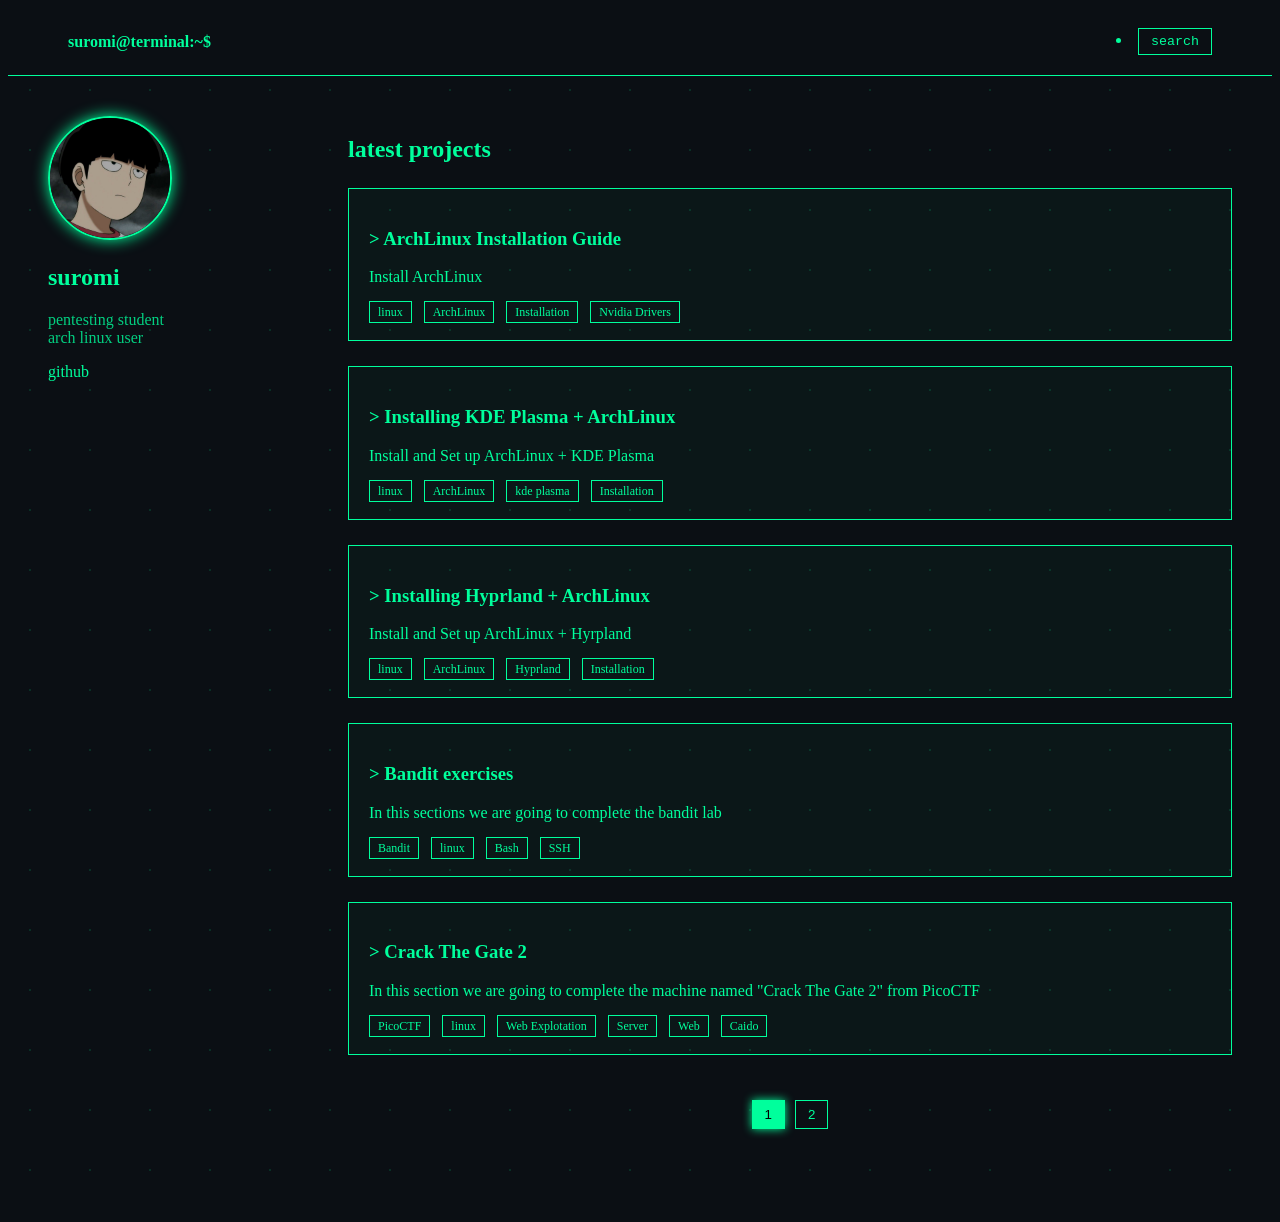
<file: index.html>
<!DOCTYPE html>
<html>
<head>
<meta charset="UTF-8">
<title>suromi</title>
<link rel="stylesheet" href="files/style.css">
<link rel="icon" href="images/Designer_3.png" type="image/png">
</head>

<body>

<!-- NAVBAR -->
<nav class="navbar">
  <div class="logo">suromi@terminal:~$</div>
  <div class="menu">
    <li><button id="searchBtn">search</button></li>
  </div>
</nav>

<!-- SEARCH PANEL -->
<div id="searchPanel" class="search-panel hidden">
  <input type="text" id="searchInput" placeholder="search projects...">
  <div id="tagFilters" class="tag-filters"></div>
</div>

<div class="container">

<!-- SIDEBAR -->
<aside class="sidebar">
  <img src="images/profile.jpeg" class="profile">
  <h2>suromi</h2>

  <p class="bio">
    pentesting student<br>
    arch linux user<br>
  </p>

  <div class="social">
    <a href="https://github.com/suromi-kiu">github</a>
  </div>
</aside>

<!-- MAIN -->
<main class="content">
<h2>latest projects</h2>

<!-- WRAPPER FOR PAGINATION -->
<div id="postsContainer">

<a class="post" href="projects/ArchLinux_Installation/index.html">
<h3>> ArchLinux Installation Guide</h3>
<p>Install ArchLinux</p>
<div class="tags">
<span>linux</span>
<span>ArchLinux</span>
<span>Installation</span>
<span>Nvidia Drivers</span>
</div>
</a>

<a class="post" href="projects/kde_plasma_on_archlinux/index.html">
<h3>> Installing KDE Plasma + ArchLinux</h3>
<p>Install and Set up ArchLinux + KDE Plasma</p>
<div class="tags">
<span>linux</span>
<span>ArchLinux</span>
<span>kde plasma</span>
<span>Installation</span>
</div>
</a>

<a class="post" href="projects/ArchLinux_and_hyprland/index.html">
<h3>> Installing Hyprland + ArchLinux</h3>
<p>Install and Set up ArchLinux + Hyrpland</p>
<div class="tags">
<span>linux</span>
<span>ArchLinux</span>
<span>Hyprland</span>
<span>Installation</span>
</div>
</a>

<a class="post" href="projects/bandit_lab/index.html">
<h3>> Bandit exercises</h3>
<p>In this sections we are going to complete the bandit lab</p>
<div class="tags">
<span>Bandit</span>
<span>linux</span>
<span>Bash</span>
<span>SSH</span>
</div>
</a>

<a class="post" href="projects/crack_the_gate2/index.html">
<h3>> Crack The Gate 2</h3>
<p> In this section we are going to complete the machine named "Crack The Gate 2" from PicoCTF</p>
<div class="tags">
<span>PicoCTF</span>
<span>linux</span>
<span>Web Explotation</span>
<span>Server</span>
<span>Web</span>
<span>Caido</span>
</div>
</a>

<a class="post" href="projects/cap_htb_machine/index.html">
<h3>> Cap (HTB Machine)</h3>
<p>In this sections We are going to complete the Cap machine from HTB, lets check how much it takes us</p>
<div class="tags">
<span>Openvpn</span>
<span>linux</span>
<span>Bash</span>
<span>Server</span>
<span>Web</span>
<span>HTB</span>
<span>IDOR</span>
</div>
</a>

<a class="post" href="projects/kitty_vs_gnome/index.html">
<h3>> Cei Project (Kitty vs Gnome)</h3>
<p>Comparing Kitty vs Gnome-terminal</p>
<div class="tags">
<span>linux</span>
<span>Kitty</span>
<span>Gnome-terminal</span>
</div>
</a>

</div>

<!-- PAGINATION -->
<div id="pagination"></div>

</main>
</div>

<!-- JS -->
<script src="files/script.js"></script>

</body>
</html>
</file>
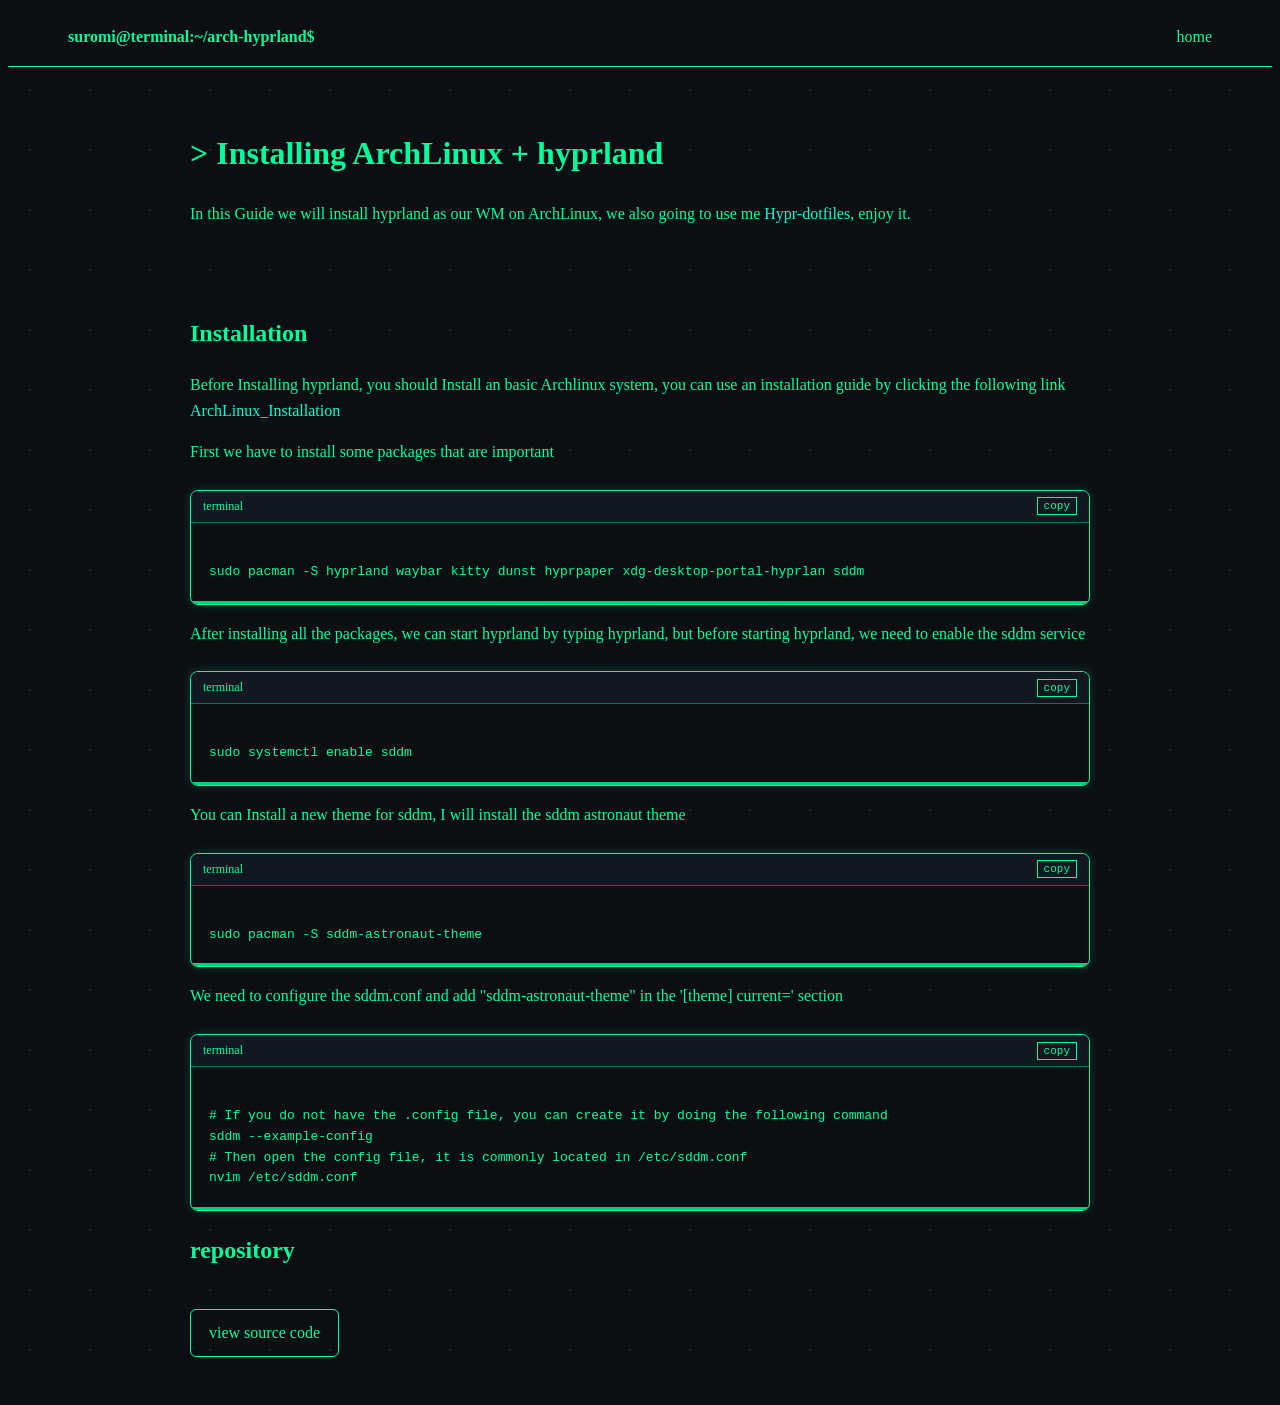
<file: projects/ArchLinux_and_hyprland/index.html>
<!DOCTYPE html>
<html>

<head>

<meta charset="UTF-8">
<title>Arch Linux Installation</title>

<link rel="stylesheet" href="../../files/style.css">

</head>

<body>

<nav class="navbar">

<div class="logo">suromi@terminal:~/arch-hyprland$</div>

<div class="menu">
<a href="../../index.html">home</a>
</div>

</nav>


<div class="project-page">

<h1>> Installing ArchLinux + hyprland</h1>

<p>
In this Guide we will install hyprland as our WM on ArchLinux, we also going to use me <a href="https://github.com/suromi-kiu/Hypr-dotfiles">Hypr-dotfiles</a>, enjoy it.
</p>
<br><br>

<h2>Installation</h2>

<p>
Before Installing hyprland, you should Install an basic Archlinux system, you can use an installation guide by clicking the following link <a href="../ArchLinux_Installation/index.html">ArchLinux_Installation</a>
</p>

<p>First we have to install some packages that are important</p>
<div class="terminal-code">
<div class="terminal-header">
<span>terminal</span>
<button class="copy-btn">copy</button>
</div>
<pre><code id="code1">
sudo pacman -S hyprland waybar kitty dunst hyprpaper xdg-desktop-portal-hyprlan sddm
</code></pre>
</div>

<p>After installing all the packages, we can start hyprland by typing hyprland, but before starting hyprland, we need to enable the sddm service</p>
<div class="terminal-code">
<div class="terminal-header">
<span>terminal</span>
<button class="copy-btn">copy</button>
</div>
<pre><code id="code1">
sudo systemctl enable sddm
</code></pre>
</div>

<p>You can Install a new theme for sddm, I will install the sddm astronaut theme</p>
<div class="terminal-code">
<div class="terminal-header">
<span>terminal</span>
<button class="copy-btn">copy</button>
</div>
<pre><code id="code1">
sudo pacman -S sddm-astronaut-theme
</code></pre>
</div>

<p>We need to configure the sddm.conf and add "sddm-astronaut-theme" in the '[theme] current=' section</p>
<div class="terminal-code">
<div class="terminal-header">
<span>terminal</span>
<button class="copy-btn">copy</button>
</div>
<pre><code id="code1">
# If you do not have the .config file, you can create it by doing the following command
sddm --example-config
# Then open the config file, it is commonly located in /etc/sddm.conf
nvim /etc/sddm.conf
</code></pre>
</div>

<h2>repository</h2>

<a class="github-btn" href="https://github.com/suromi-kiu">

view source code

</a>

</div>

<script src="../../files/script.js"></script>

</body>
</html>
</file>
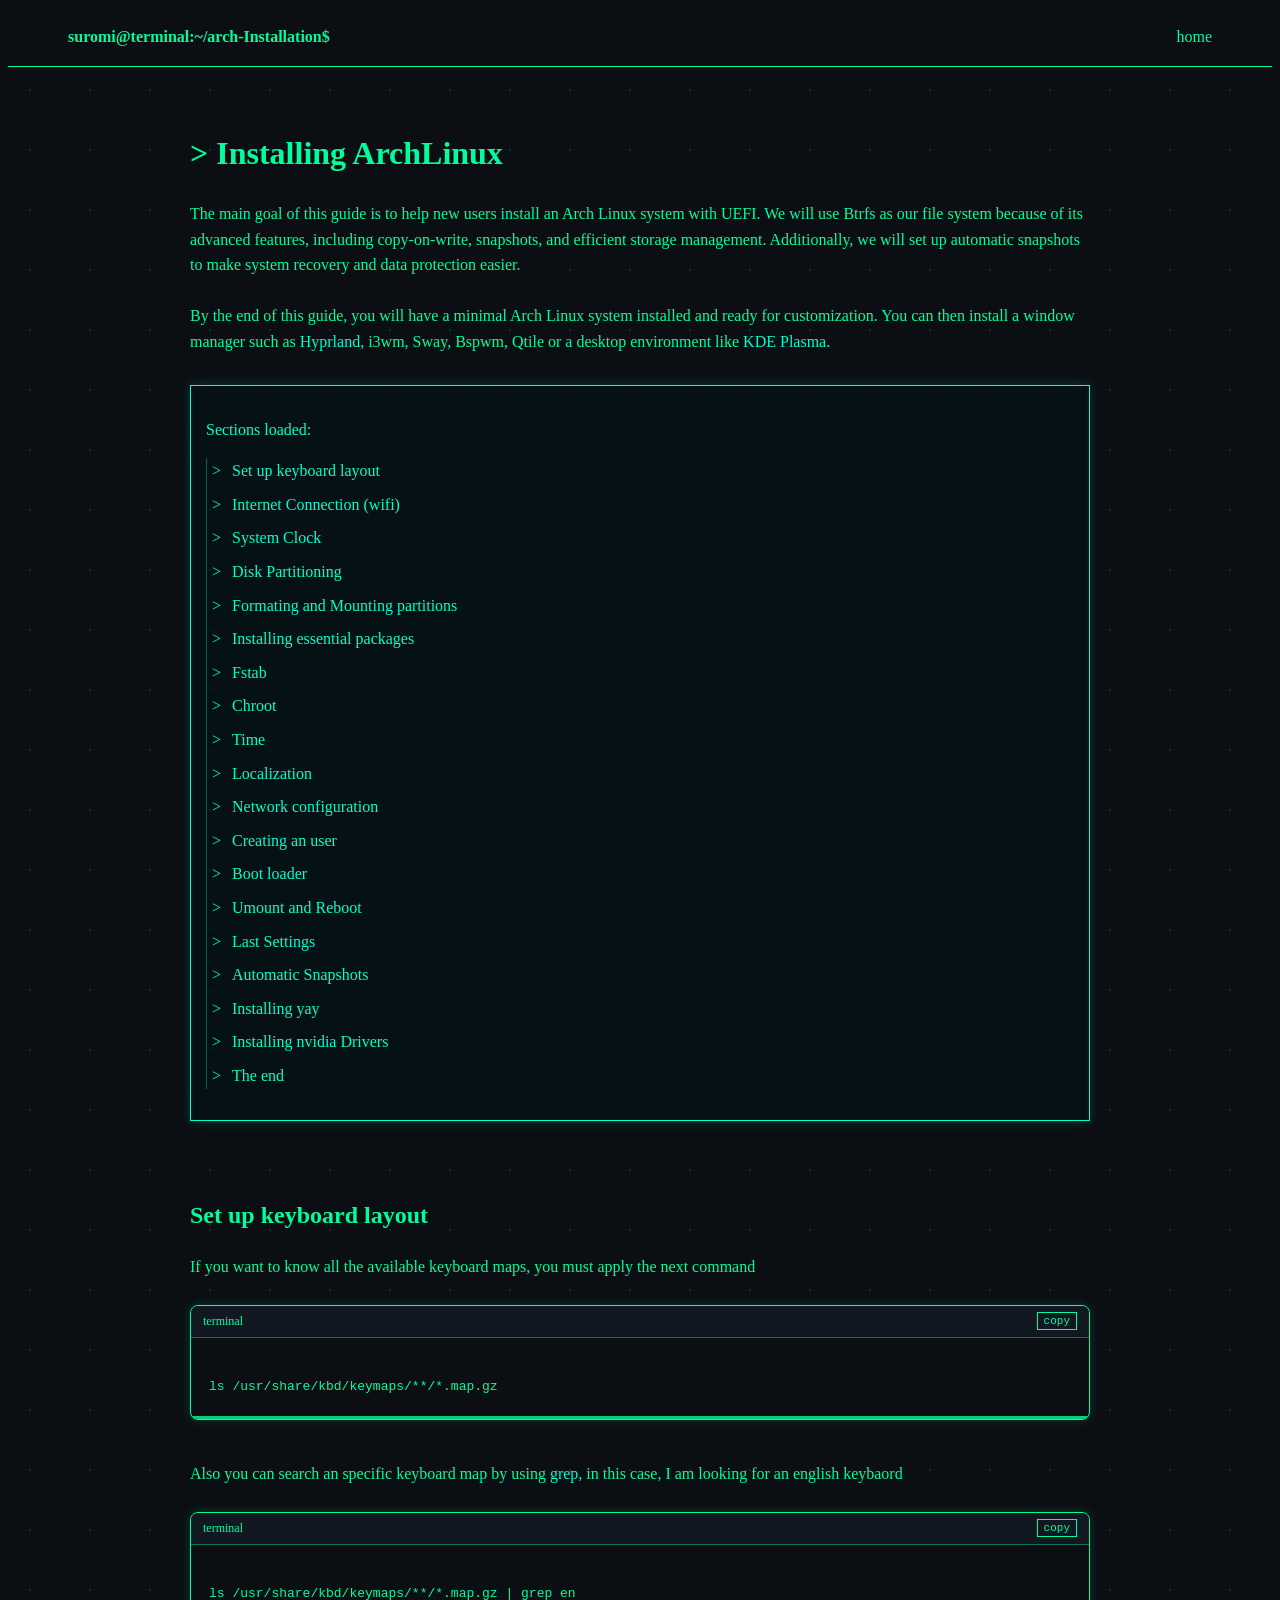
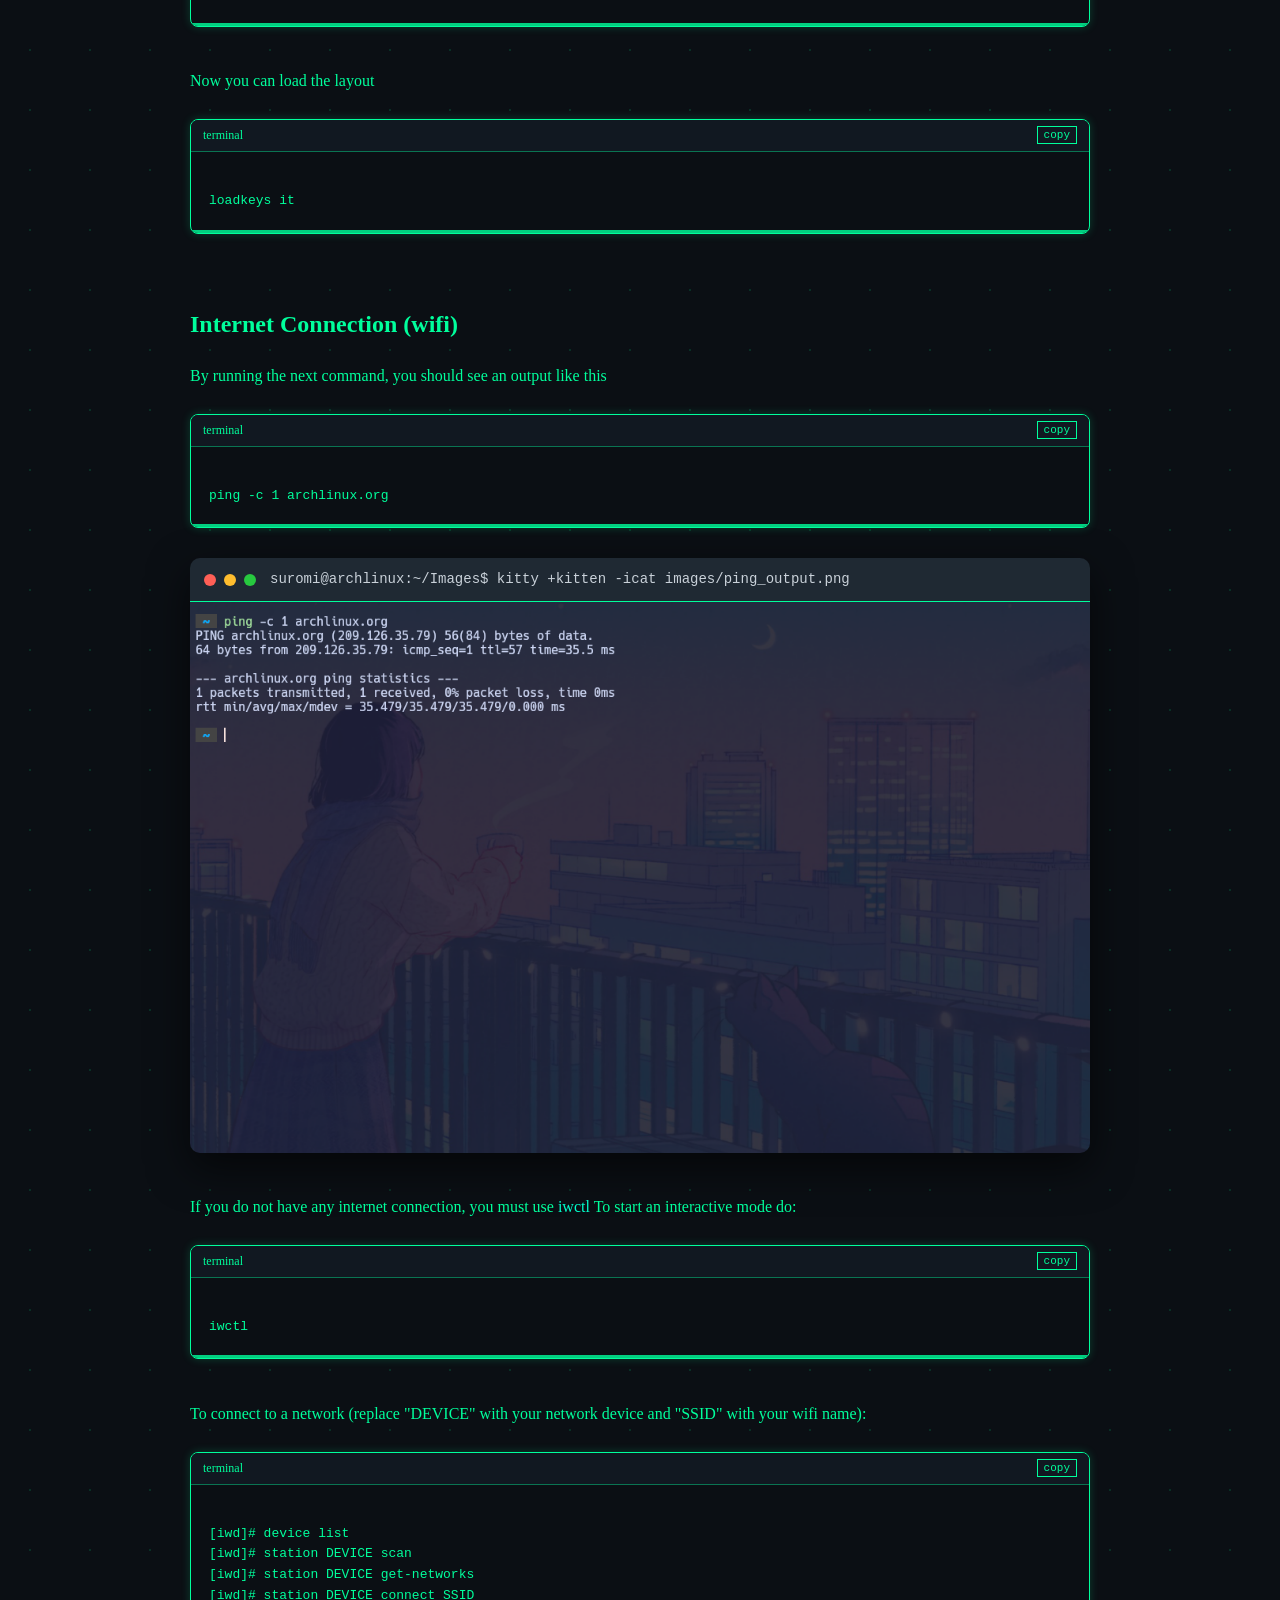
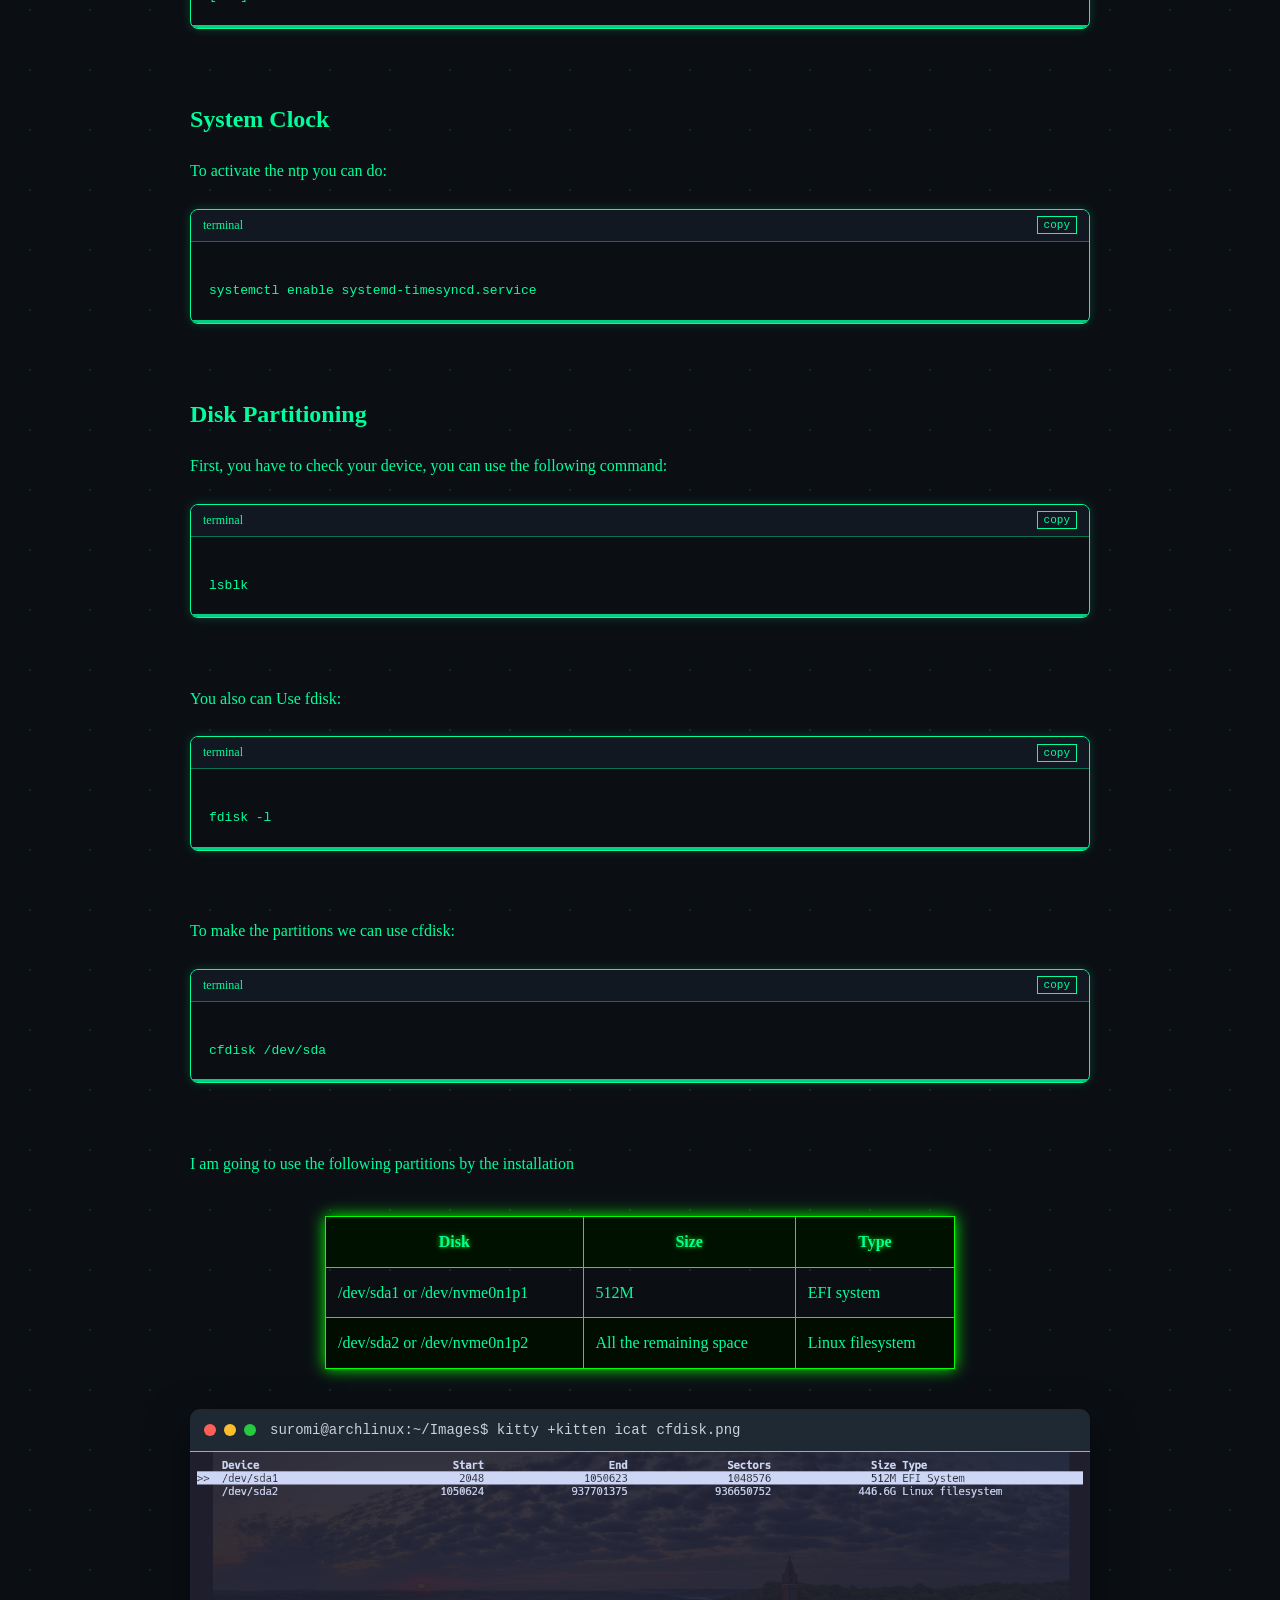
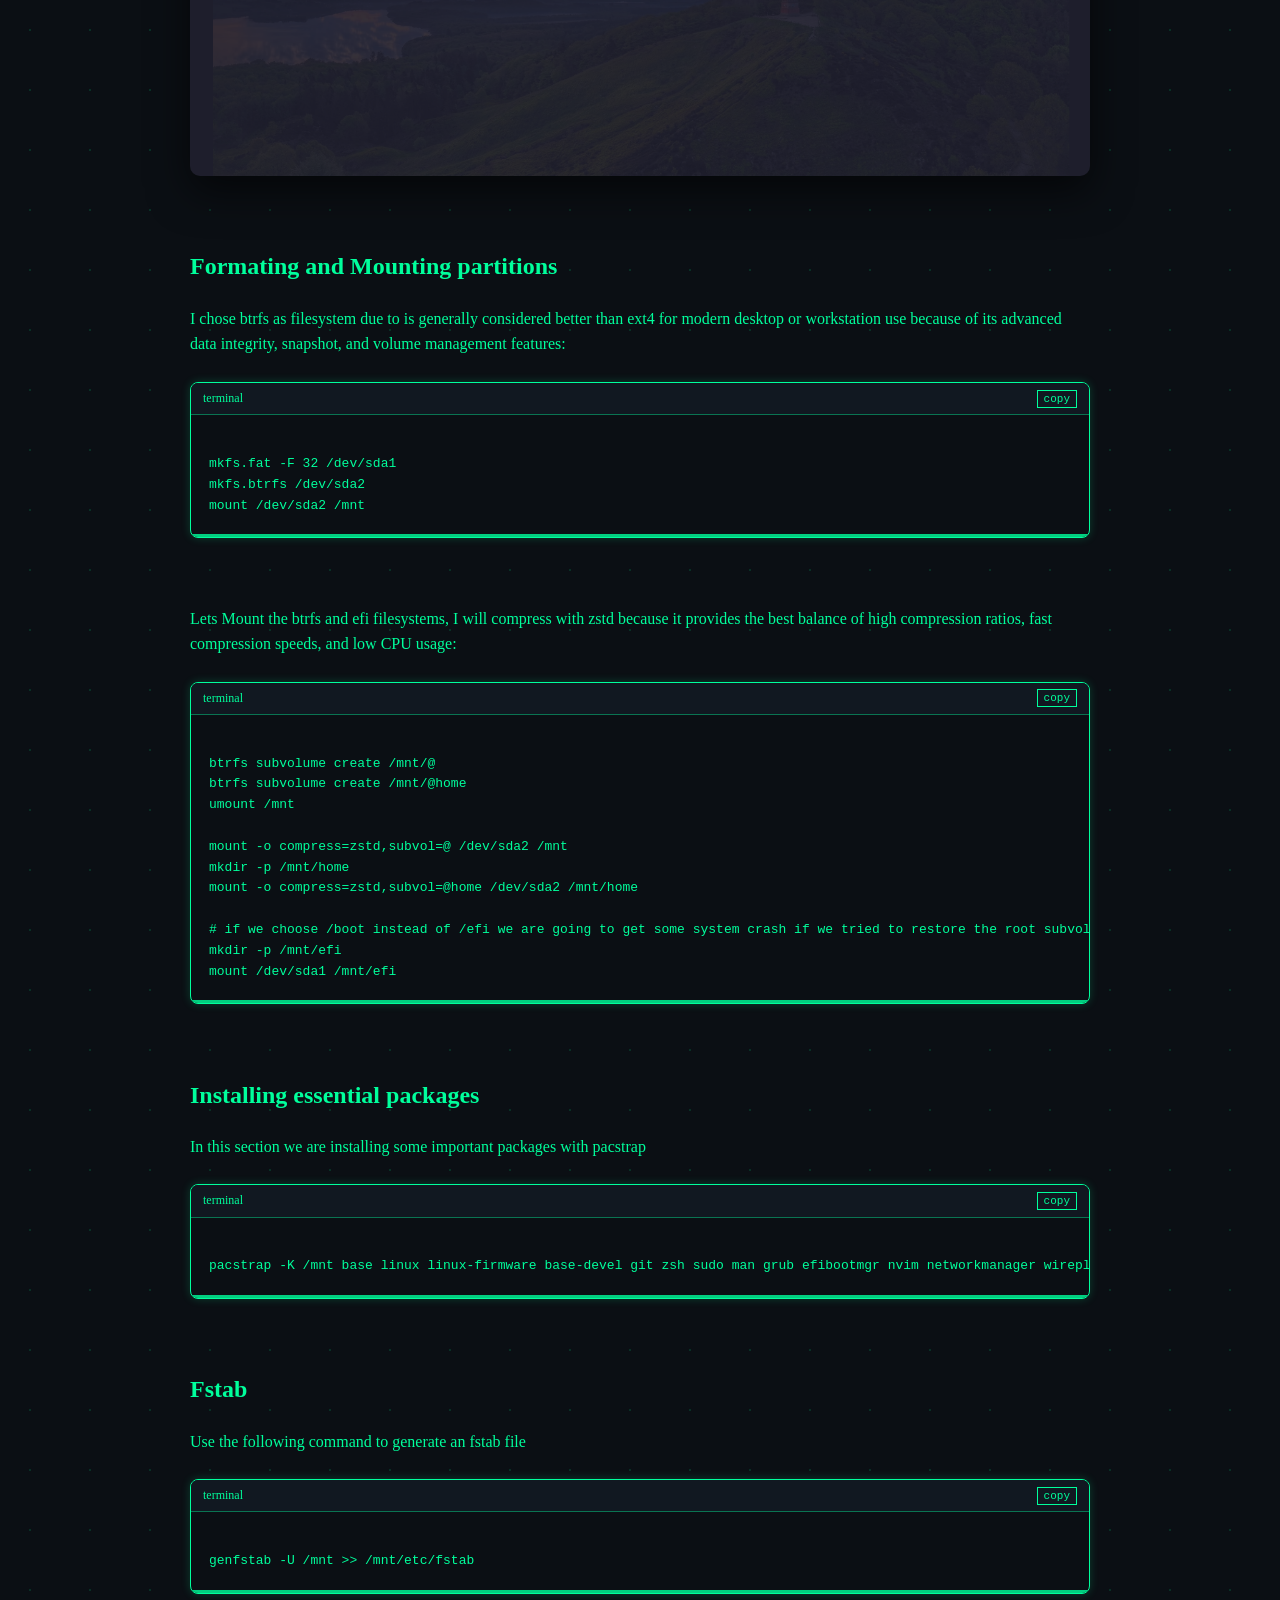
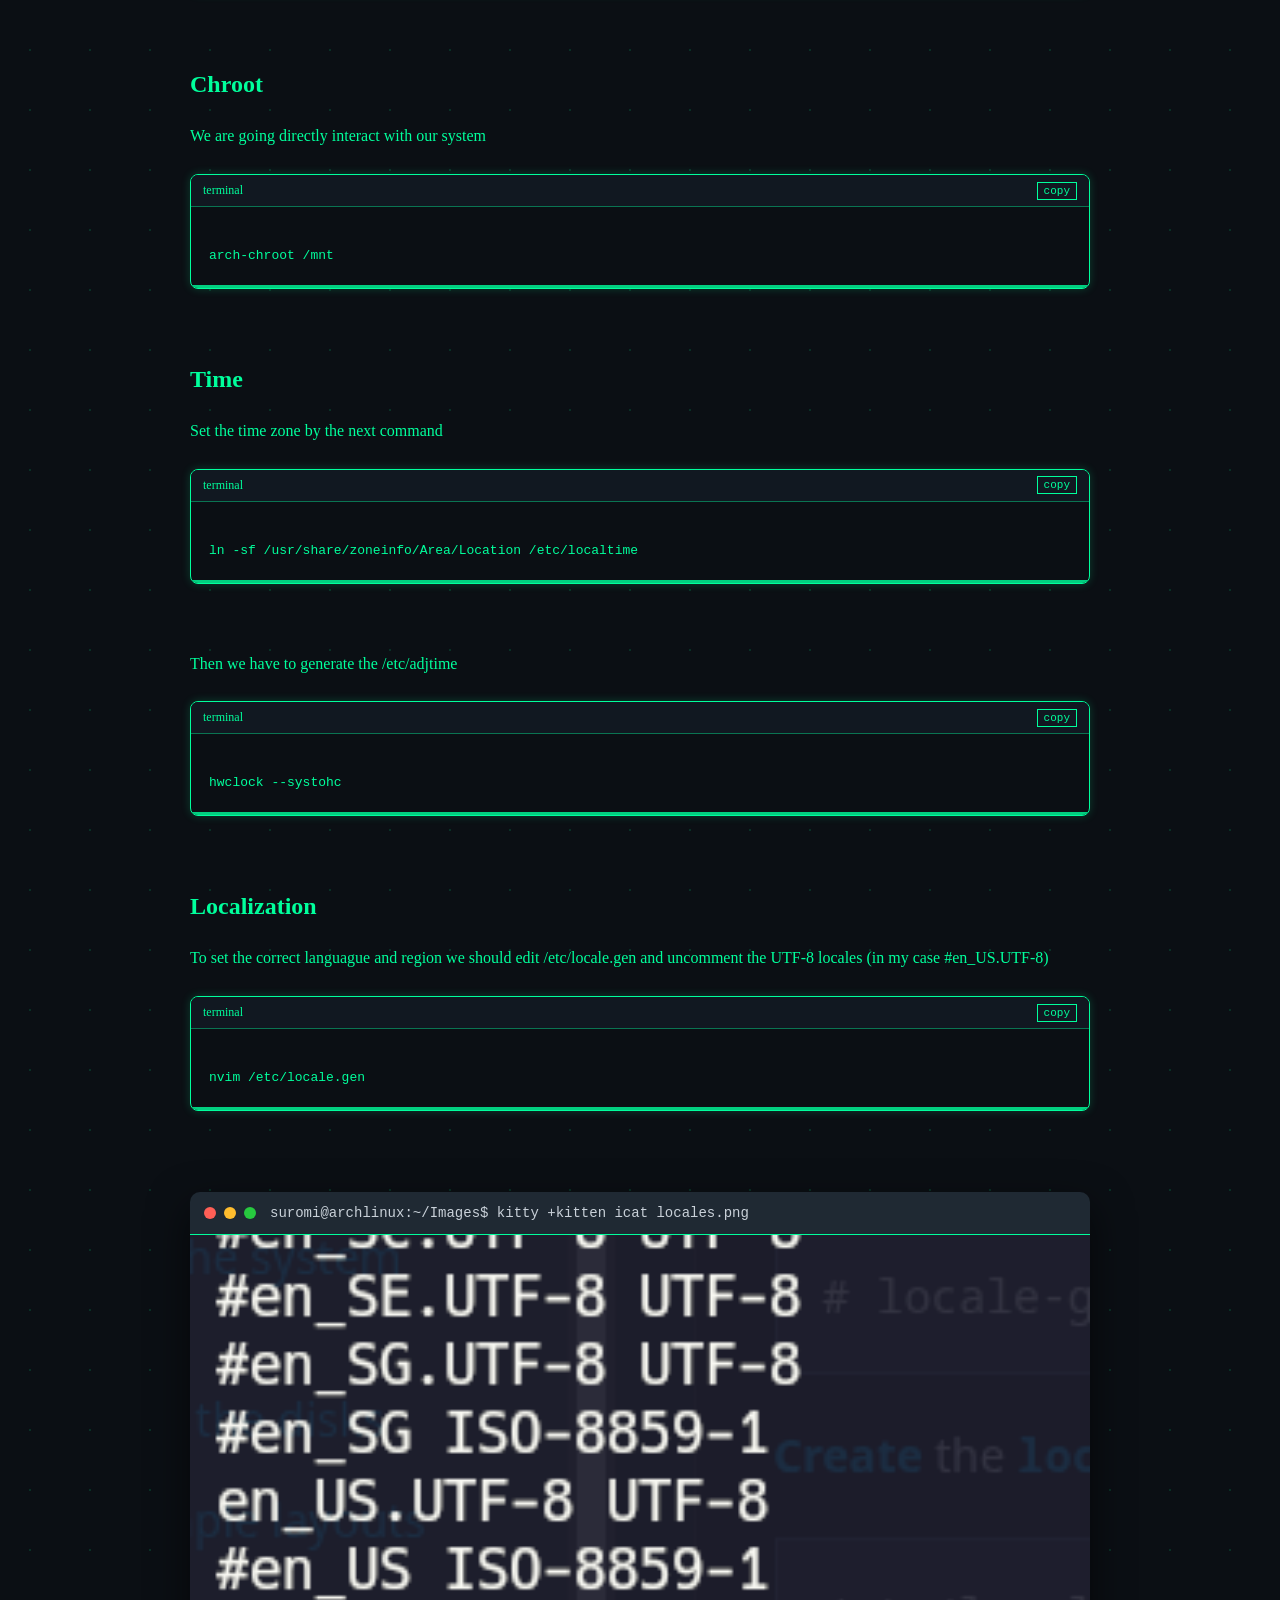
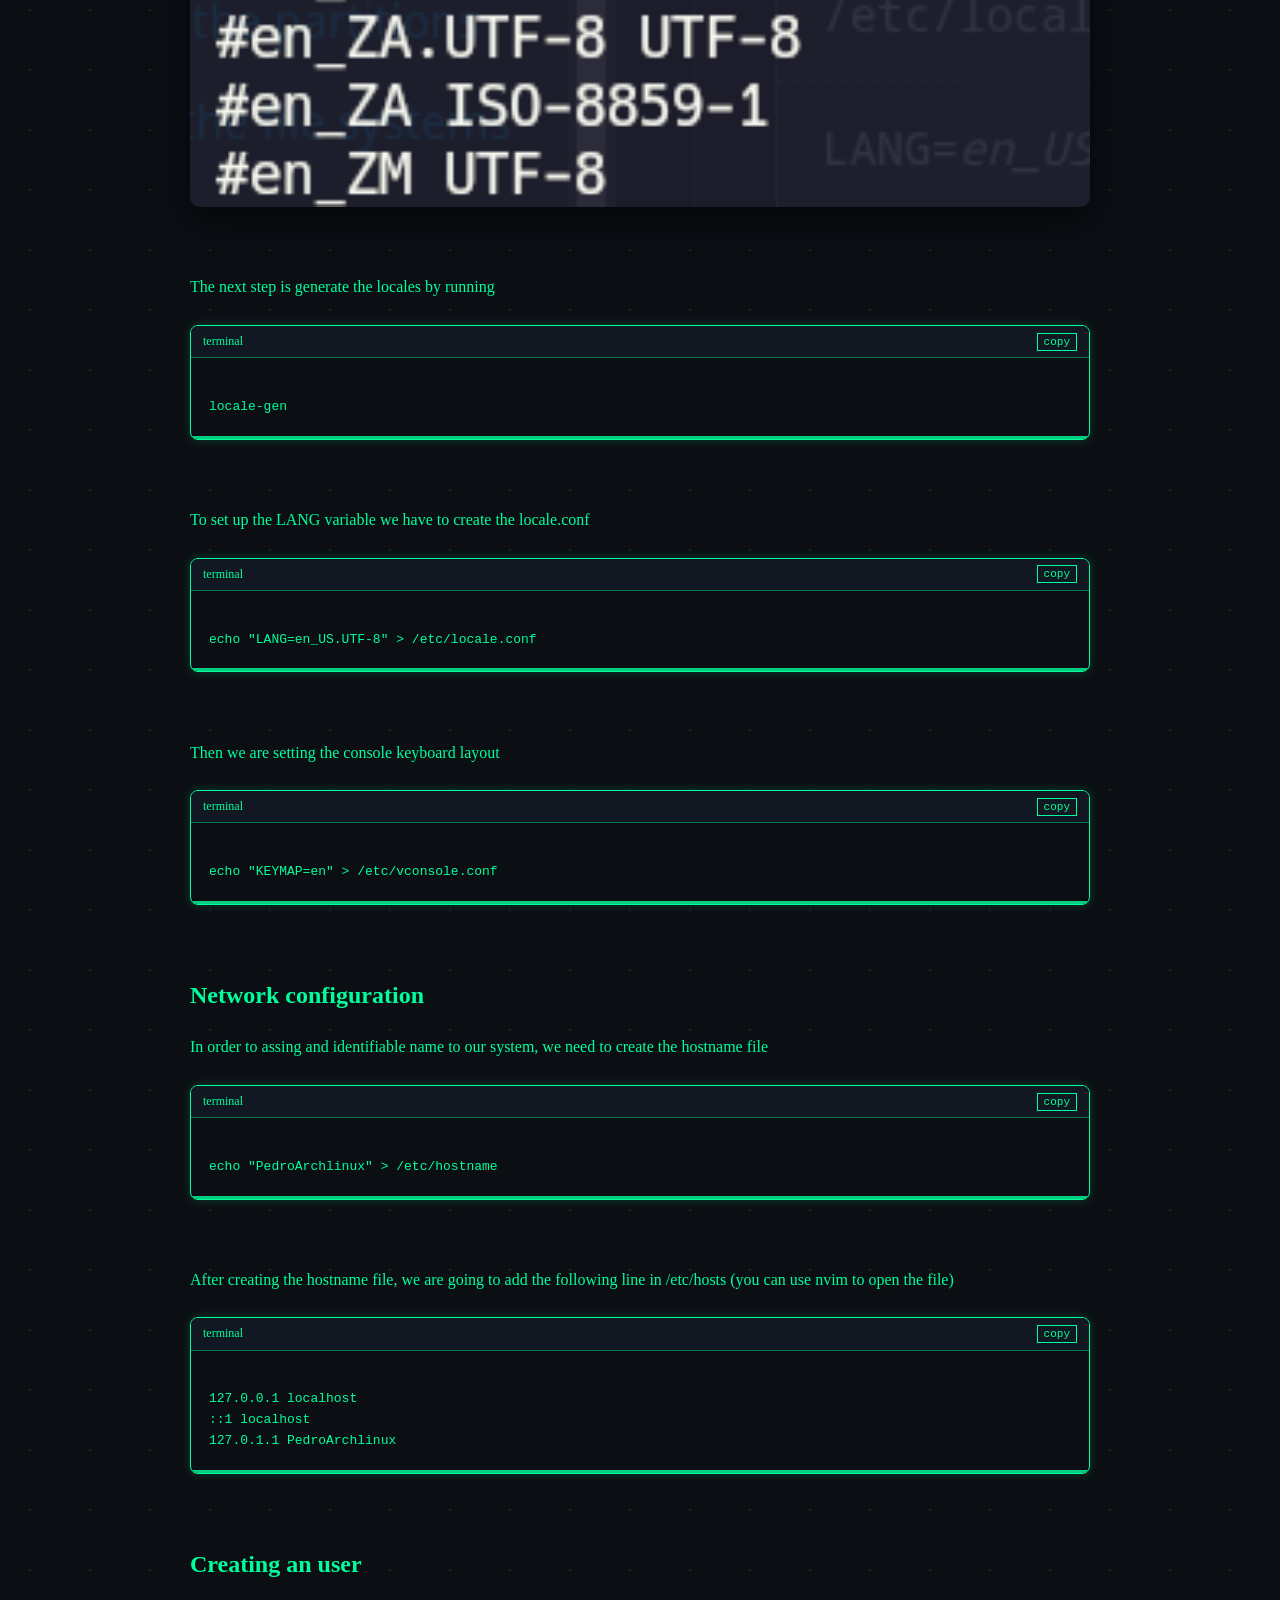
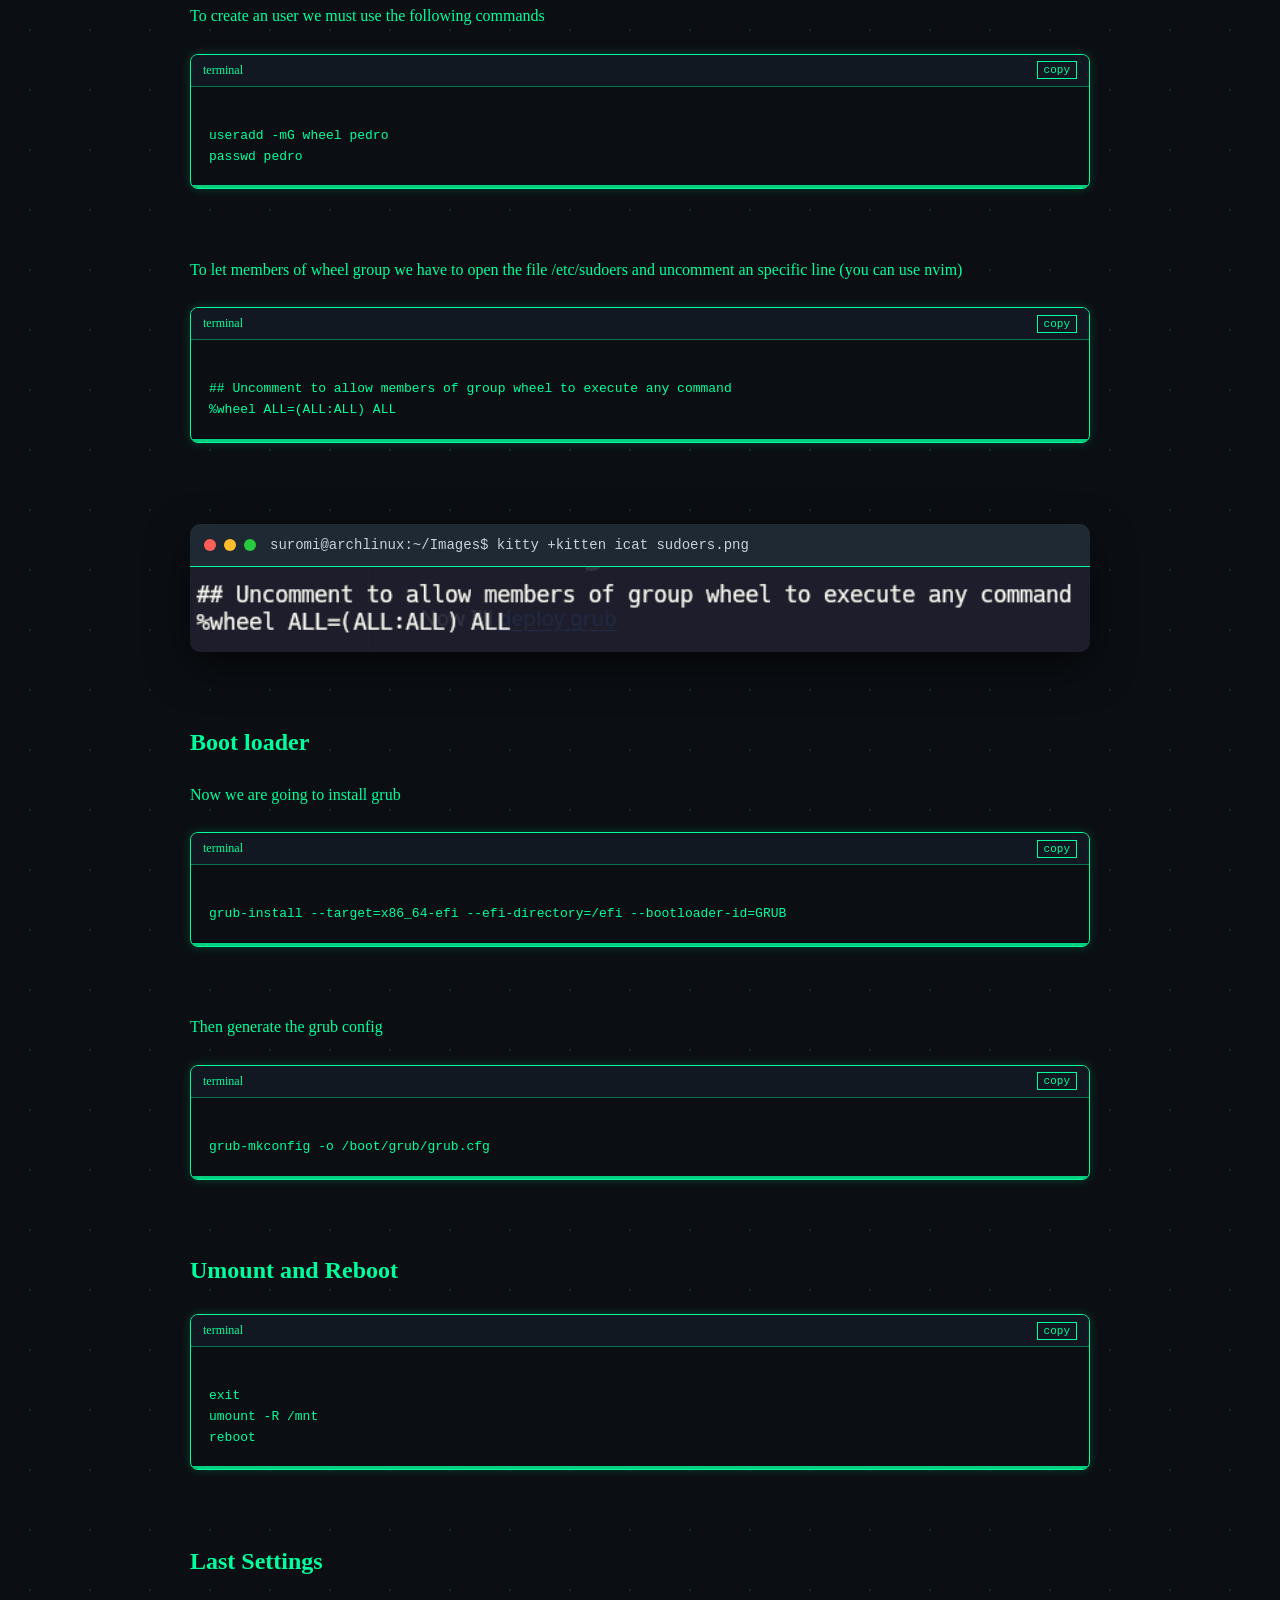
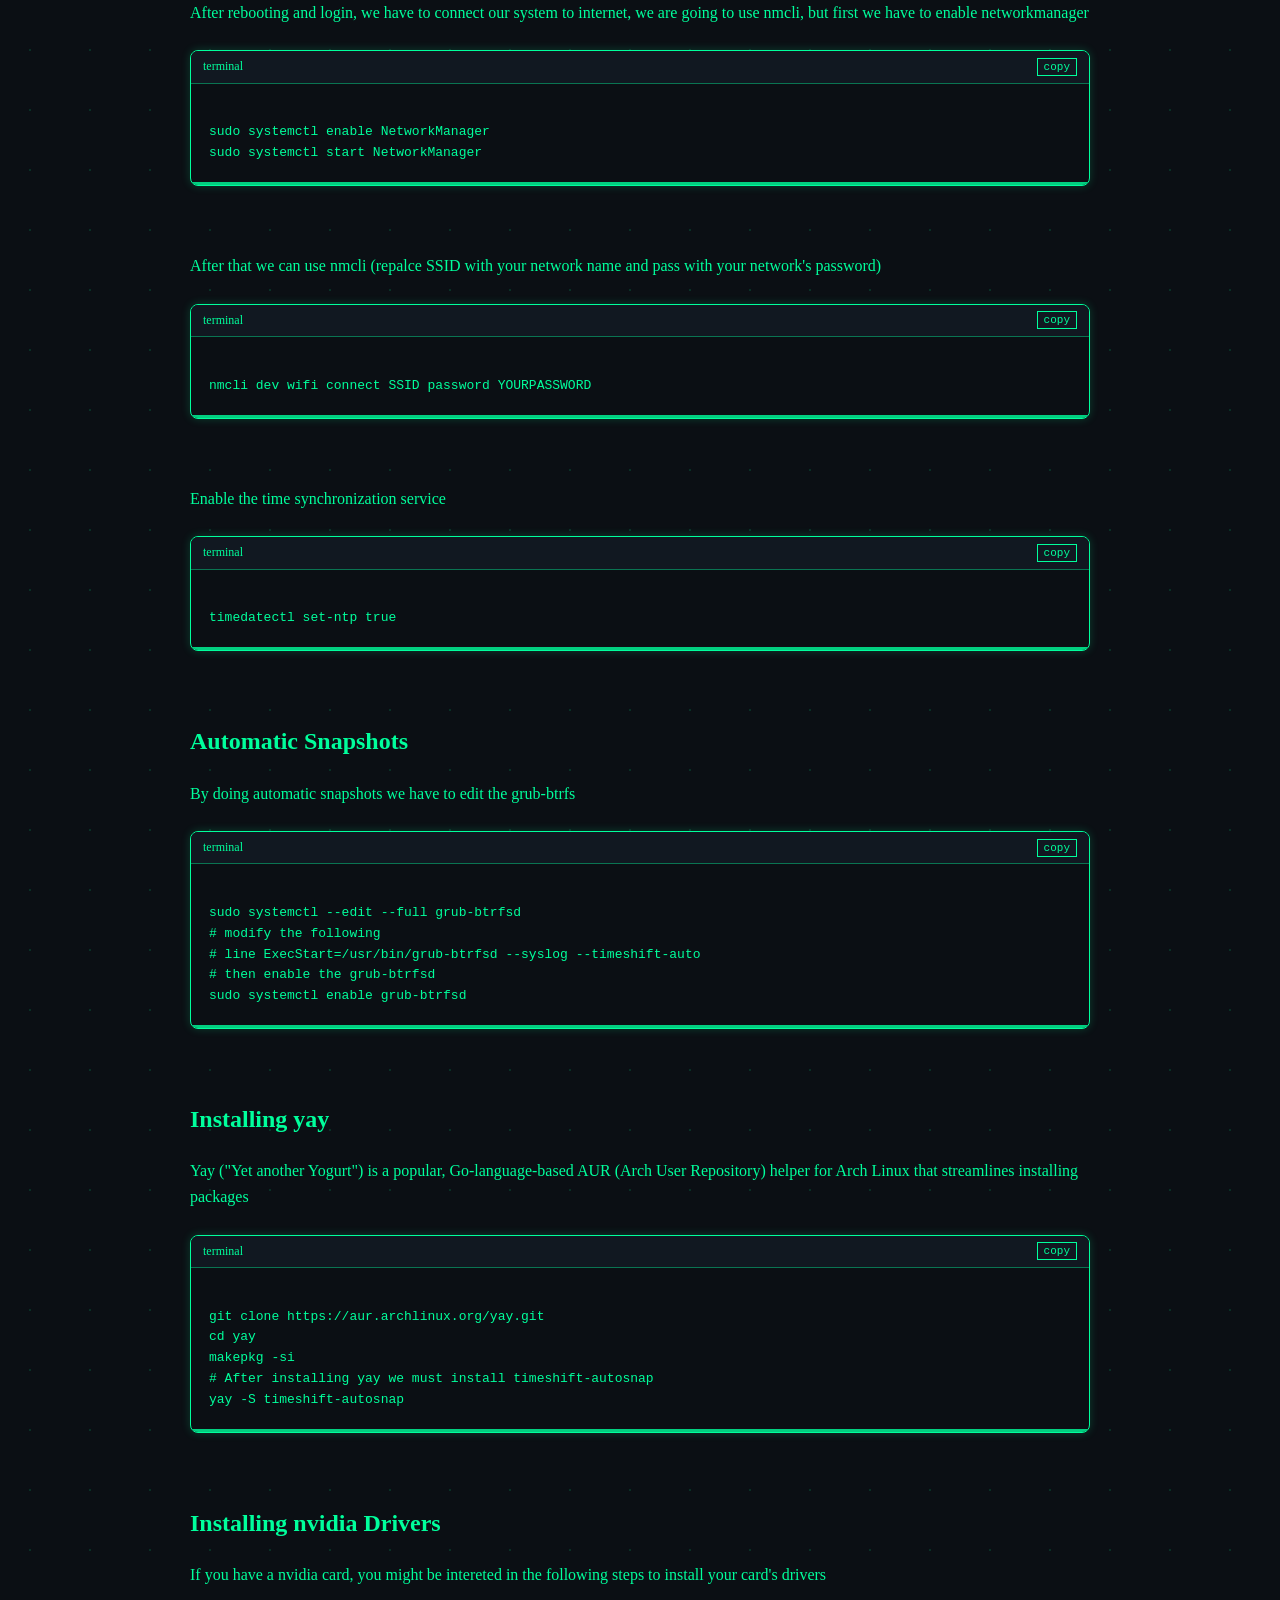
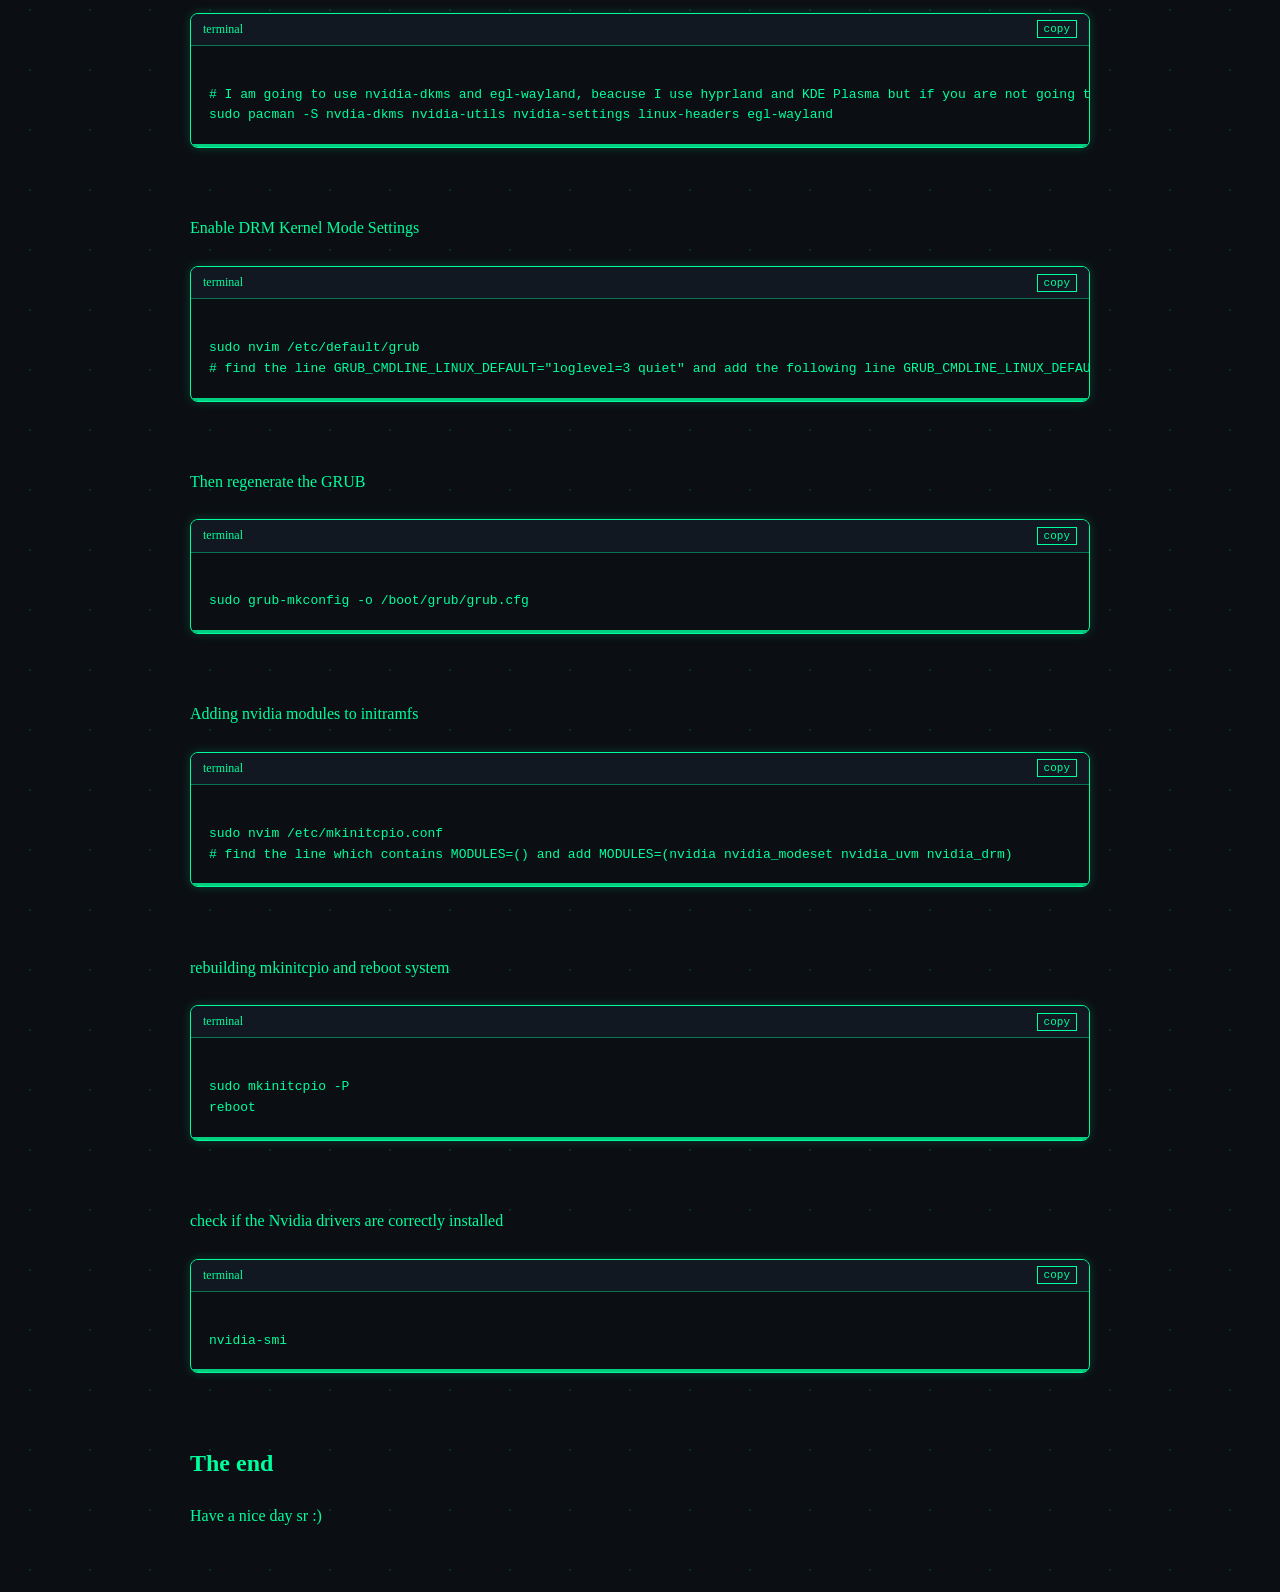
<file: projects/ArchLinux_Installation/index.html>
<!DOCTYPE html>
<html>

<head>

<meta charset="UTF-8">
<title>Arch Linux Installation</title>

<link rel="stylesheet" href="../../files/style.css">
<link rel="icon" href="../../images/Designer_3.png" type="image/png">

</head>
<body>

<nav class="navbar">
<div class="logo">suromi@terminal:~/arch-Installation$</div>
<div class="menu">
<a href="../../index.html">home</a>
</div>
</nav>


<div class="project-page">

<h1>> Installing ArchLinux</h1>
<p>
The main goal of this guide is to help new users install an Arch Linux system with UEFI. We will use Btrfs as our file system because of its advanced features, including copy-on-write, snapshots, and efficient storage management. Additionally, we will set up automatic snapshots to make system recovery and data protection easier.
<br><br>
By the end of this guide, you will have a minimal Arch Linux system installed and ready for customization. You can then install a window manager such as <a href=../ArchLinux_and_hyprland/index.html>Hyprland</a>, i3wm, Sway, Bspwm, Qtile or a desktop environment like <a href="../kde_plasma_on_archlinux/index.html">KDE Plasma.</a>
</p>

<div class="toc">
<p>Sections loaded:</p>
<ul id='toc-list'>
</ul>
</div>

<br>
<h2 id="Set_up">Set up keyboard layout</h2>
<p>If you want to know all the available keyboard maps, you must apply the next command</p>
<div class="terminal-code">
<div class="terminal-header">
<span>terminal</span>
<button class="copy-btn">copy</button>
</div>
<pre><code id="code1">
ls /usr/share/kbd/keymaps/**/*.map.gz 
</code></pre>
</div>

<br>
<p>Also you can search an specific keyboard map by using <a href="https://man.archlinux.org/man/grep.1.en">grep</a>, in this case, I am looking for an english keybaord</p>
<div class="terminal-code">
<div class="terminal-header">
<span>terminal</span>
<button class="copy-btn">copy</button>
</div>
<pre><code id="code1">
ls /usr/share/kbd/keymaps/**/*.map.gz | grep en 
</code></pre>
</div>

<br>
<p>Now you can load the layout</p>
<div class="terminal-code">
<div class="terminal-header">
<span>terminal</span>
<button class="copy-btn">copy</button>
</div>
<pre><code id="code1">
loadkeys it
</code></pre>
</div>
<br><br>


<h2 id="Int_con">Internet Connection (wifi)</h2>
<p>By running the next command, you should see an output like this</p>
<div class="terminal-code">
<div class="terminal-header">
<span>terminal</span>
<button class="copy-btn">copy</button>
</div>
<pre><code id="code1">
ping -c 1 archlinux.org
</code></pre>
</div>

<div class="preview-block">
<div class="image-window">
<div class="window-bar">
<div class="window-buttons">
<span class="red"></span>
<span class="yellow"></span>
<span class="green"></span>
</div>
<div class="window-title">
suromi@archlinux:~/Images$ kitty +kitten -icat images/ping_output.png
</div>
</div>
<img src="images/ping_output.png" class="preview-img" onclick="openImage(this)">
</div>
</div>

<div id="image-viewer" onclick="closeImage()">
<img id="fullscreen-img">
</div>
<br>

<p>
If you do not have any internet connection, you must use <a href="https://man.archlinux.org/man/iwctl.1">iwctl</a>
To start an interactive mode do:
</p>
<div class="terminal-code">
<div class="terminal-header">
<span>terminal</span>
<button class="copy-btn">copy</button>
</div>
<pre><code id="code1">
iwctl
</code></pre>
</div>
<br>
<p>To connect to a network (replace "DEVICE" with your network device and "SSID" with your wifi name):</p>
<div class="terminal-code">
<div class="terminal-header">
<span>terminal</span>
<button class="copy-btn">copy</button>
</div>
<pre><code id="code1">
[iwd]# device list
[iwd]# station DEVICE scan
[iwd]# station DEVICE get-networks
[iwd]# station DEVICE connect SSID
</code></pre>
</div>
<br><br>


<h2 id="clock">System Clock</h2>

<p>To activate the ntp you can do:</p>
<div class="terminal-code">
<div class="terminal-header">
<span>terminal</span>
<button class="copy-btn">copy</button>
</div>
<pre><code id="code1">
systemctl enable systemd-timesyncd.service
</code></pre>
</div>
<br><br>

<h2 id="disk">Disk Partitioning</h2>

<p>First, you have to check your device, you can use the following command:</p>
<div class="terminal-code">
<div class="terminal-header">
<span>terminal</span>
<button class="copy-btn">copy</button>
</div>
<pre><code id="code1">
lsblk
</code></pre>
</div>
<br><br>

<p>You also can Use fdisk:</p>
<div class="terminal-code">
<div class="terminal-header">
<span>terminal</span>
<button class="copy-btn">copy</button>
</div>
<pre><code id="code1">
fdisk -l
</code></pre>
</div>
<br><br>

<p>To make the partitions we can use cfdisk:</p>
<div class="terminal-code">
<div class="terminal-header">
<span>terminal</span>
<button class="copy-btn">copy</button>
</div>
<pre><code id="code1">
cfdisk /dev/sda
</code></pre>
</div>
<br><br>

<p>I am going to use the following partitions by the installation</p>

<table class="hacker-table">
    <thead>
        <tr>
            <th>Disk</th>
            <th>Size</th>
            <th>Type</th>
        </tr>
    </thead>

    <tbody>
        <tr>
            <td>/dev/sda1 or /dev/nvme0n1p1</td>
            <td>512M</td>
            <td>EFI system</td>
        </tr>
        <tr>
            <td>/dev/sda2 or /dev/nvme0n1p2</td>
            <td>All the remaining space</td>
            <td>Linux filesystem</td>
        </tr>
    </tbody>
</table>
<div class="preview-block">
<div class="image-window">
<div class="window-bar">
<div class="window-buttons">
<span class="red"></span>
<span class="yellow"></span>
<span class="green"></span>
</div>
<div class="window-title">
suromi@archlinux:~/Images$ kitty +kitten icat cfdisk.png
</div>
</div>
<img src="images/cfdisk.png" class="preview-img" onclick="openImage(this)">
</div>
</div>
<div id="image-viewer" onclick="closeImage()">
<img id="fullscreen-img">
</div>
<br><br>

<h2 id="Formating">Formating and Mounting partitions</h2>

<p>I chose btrfs as filesystem due to is generally considered better than ext4 for modern desktop or workstation use because of its advanced data integrity, snapshot, and volume management features:</p>
<div class="terminal-code">
<div class="terminal-header">
<span>terminal</span>
<button class="copy-btn">copy</button>
</div>
<pre><code id="code1">
mkfs.fat -F 32 /dev/sda1 
mkfs.btrfs /dev/sda2
mount /dev/sda2 /mnt
</code></pre>
</div>
<br><br>

<p>Lets Mount the btrfs and efi filesystems, I will compress with zstd because it provides the best balance of high compression ratios, fast compression speeds, and low CPU usage:</p>
<div class="terminal-code">
<div class="terminal-header">
<span>terminal</span>
<button class="copy-btn">copy</button>
</div>
<pre><code id="code1">
btrfs subvolume create /mnt/@
btrfs subvolume create /mnt/@home
umount /mnt

mount -o compress=zstd,subvol=@ /dev/sda2 /mnt
mkdir -p /mnt/home
mount -o compress=zstd,subvol=@home /dev/sda2 /mnt/home

# if we choose /boot instead of /efi we are going to get some system crash if we tried to restore the root subvolume 
mkdir -p /mnt/efi
mount /dev/sda1 /mnt/efi
</code></pre>
</div>
<br><br>

<h2>Installing essential packages</h2>

<p>In this section we are installing some important packages with pacstrap</p>
<div class="terminal-code">
<div class="terminal-header">
<span>terminal</span>
<button class="copy-btn">copy</button>
</div>
<pre><code id="code1">
pacstrap -K /mnt base linux linux-firmware base-devel git zsh sudo man grub efibootmgr nvim networkmanager wireplumber pipewire pipewire-alsa pipewire-jack pipewire-pulse inotify-tools btrfs-progs timeshift grub-btrfs 
</code></pre>
</div>
<br><br>

<h2>Fstab</h2>

<p>Use the following command to generate an fstab file</p>
<div class="terminal-code">
<div class="terminal-header">
<span>terminal</span>
<button class="copy-btn">copy</button>
</div>
<pre><code id="code1">
genfstab -U /mnt >> /mnt/etc/fstab
</code></pre>
</div>
<br><br>

<h2>Chroot</h2>

<p>We are going directly interact with our system</p>
<div class="terminal-code">
<div class="terminal-header">
<span>terminal</span>
<button class="copy-btn">copy</button>
</div>
<pre><code id="code1">
arch-chroot /mnt
</code></pre>
</div>
<br><br>

<h2>Time</h2>

<p>Set the time zone by the next command</p>
<div class="terminal-code">
<div class="terminal-header">
<span>terminal</span>
<button class="copy-btn">copy</button>
</div>
<pre><code id="code1">
ln -sf /usr/share/zoneinfo/Area/Location /etc/localtime
</code></pre>
</div>
<br><br>

<p>Then we have to generate the /etc/adjtime</p>
<div class="terminal-code">
<div class="terminal-header">
<span>terminal</span>
<button class="copy-btn">copy</button>
</div>
<pre><code id="code1">
hwclock --systohc
</code></pre>
</div>
<br><br>

<h2>Localization</h2>

<p>To set the correct languague and region we should edit /etc/locale.gen and uncomment the UTF-8 locales (in my case #en_US.UTF-8)</p>
<div class="terminal-code">
<div class="terminal-header">
<span>terminal</span>
<button class="copy-btn">copy</button>
</div>
<pre><code id="code1">
nvim /etc/locale.gen
</code></pre>
</div>
<br><br>

<div class="preview-block">
<div class="image-window">
<div class="window-bar">
<div class="window-buttons">
<span class="red"></span>
<span class="yellow"></span>
<span class="green"></span>
</div>
<div class="window-title">
suromi@archlinux:~/Images$ kitty +kitten icat locales.png
</div>
</div>
<img src="images/locales.png" class="preview-img" onclick="openImage(this)">
</div>
</div>
<div id="image-viewer" onclick="closeImage()">
<img id="fullscreen-img">
</div>
<br><br>

<p>The next step is generate the locales by running</p>
<div class="terminal-code">
<div class="terminal-header">
<span>terminal</span>
<button class="copy-btn">copy</button>
</div>
<pre><code id="code1">
locale-gen
</code></pre>
</div>
<br><br>

<p>To set up the LANG variable we have to create the locale.conf</p>
<div class="terminal-code">
<div class="terminal-header">
<span>terminal</span>
<button class="copy-btn">copy</button>
</div>
<pre><code id="code1">
echo "LANG=en_US.UTF-8" > /etc/locale.conf
</code></pre>
</div>
<br><br>

<p>Then we are setting the console keyboard layout</p>
<div class="terminal-code">
<div class="terminal-header">
<span>terminal</span>
<button class="copy-btn">copy</button>
</div>
<pre><code id="code1">
echo "KEYMAP=en" > /etc/vconsole.conf
</code></pre>
</div>
<br><br>

<h2>Network configuration</h2>

<p>In order to assing and identifiable name to our system, we need to create the hostname file</p>
<div class="terminal-code">
<div class="terminal-header">
<span>terminal</span>
<button class="copy-btn">copy</button>
</div>
<pre><code id="code1">
echo "PedroArchlinux" > /etc/hostname
</code></pre>
</div>
<br><br>

<p>After creating the hostname file, we are going to add the following line in /etc/hosts (you can use nvim to open the file)</p>
<div class="terminal-code">
<div class="terminal-header">
<span>terminal</span>
<button class="copy-btn">copy</button>
</div>
<pre><code id="code1">
127.0.0.1 localhost
::1 localhost
127.0.1.1 PedroArchlinux
</code></pre>
</div>
<br><br>

<h2>Creating an user</h2>

<p>To create an user we must use the following commands</p>
<div class="terminal-code">
<div class="terminal-header">
<span>terminal</span>
<button class="copy-btn">copy</button>
</div>
<pre><code id="code1">
useradd -mG wheel pedro
passwd pedro
</code></pre>
</div>
<br><br>

<p>To let members of wheel group we have to open the file /etc/sudoers and uncomment an specific line (you can use nvim)</p>
<div class="terminal-code">
<div class="terminal-header">
<span>terminal</span>
<button class="copy-btn">copy</button>
</div>
<pre><code id="code1">
## Uncomment to allow members of group wheel to execute any command
%wheel ALL=(ALL:ALL) ALL
</code></pre>
</div>
<br><br>

<div class="preview-block">
<div class="image-window">
<div class="window-bar">
<div class="window-buttons">
<span class="red"></span>
<span class="yellow"></span>
<span class="green"></span>
</div>
<div class="window-title">
suromi@archlinux:~/Images$ kitty +kitten icat sudoers.png
</div>
</div>
<img src="images/sudoers.png" class="preview-img" onclick="openImage(this)">
</div>
</div>
<div id="image-viewer" onclick="closeImage()">
<img id="fullscreen-img">
</div>
<br><br>

<h2>Boot loader</h2>

<p>Now we are going to install grub</p>
<div class="terminal-code">
<div class="terminal-header">
<span>terminal</span>
<button class="copy-btn">copy</button>
</div>
<pre><code id="code1">
grub-install --target=x86_64-efi --efi-directory=/efi --bootloader-id=GRUB 
</code></pre>
</div>
<br><br>

<p>Then generate the grub config</p>
<div class="terminal-code">
<div class="terminal-header">
<span>terminal</span>
<button class="copy-btn">copy</button>
</div>
<pre><code id="code1">
grub-mkconfig -o /boot/grub/grub.cfg
</code></pre>
</div>
<br><br>

<h2>Umount and Reboot</h2>

<div class="terminal-code">
<div class="terminal-header">
<span>terminal</span>
<button class="copy-btn">copy</button>
</div>
<pre><code id="code1">
exit
umount -R /mnt
reboot
</code></pre>
</div>
<br><br>

<h2>Last Settings</h2>

<p>After rebooting and login, we have to connect our system to internet, we are going to use nmcli, but first we have to enable networkmanager</p>
<div class="terminal-code">
<div class="terminal-header">
<span>terminal</span>
<button class="copy-btn">copy</button>
</div>
<pre><code id="code1">
sudo systemctl enable NetworkManager
sudo systemctl start NetworkManager
</code></pre>
</div>
<br><br>

<p>After that we can use nmcli (repalce SSID with your network name and pass with your network's password)</p>
<div class="terminal-code">
<div class="terminal-header">
<span>terminal</span>
<button class="copy-btn">copy</button>
</div>
<pre><code id="code1">
nmcli dev wifi connect SSID password YOURPASSWORD
</code></pre>
</div>
<br><br>

<p>Enable the time synchronization service</p>
<div class="terminal-code">
<div class="terminal-header">
<span>terminal</span>
<button class="copy-btn">copy</button>
</div>
<pre><code id="code1">
timedatectl set-ntp true
</code></pre>
</div>
<br><br>

<h2>Automatic Snapshots</h2>

<p>By doing automatic snapshots we have to edit the grub-btrfs</p>
<div class="terminal-code">
<div class="terminal-header">
<span>terminal</span>
<button class="copy-btn">copy</button>
</div>
<pre><code id="code1">
sudo systemctl --edit --full grub-btrfsd
# modify the following 
# line ExecStart=/usr/bin/grub-btrfsd --syslog --timeshift-auto
# then enable the grub-btrfsd
sudo systemctl enable grub-btrfsd
</code></pre>
</div>
<br><br>

<h2>Installing yay</h2>

<p>Yay ("Yet another Yogurt") is a popular, Go-language-based AUR (Arch User Repository) helper for Arch Linux that streamlines installing packages</p>
<div class="terminal-code">
<div class="terminal-header">
<span>terminal</span>
<button class="copy-btn">copy</button>
</div>
<pre><code id="code1">
git clone https://aur.archlinux.org/yay.git
cd yay
makepkg -si
# After installing yay we must install timeshift-autosnap 
yay -S timeshift-autosnap
</code></pre>
</div>
<br><br>

<h2>Installing nvidia Drivers</h2>

<p>If you have a nvidia card, you might be intereted in the following steps to install your card's drivers</p>
<div class="terminal-code">
<div class="terminal-header">
<span>terminal</span>
<button class="copy-btn">copy</button>
</div>
<pre><code id="code1">
# I am going to use nvidia-dkms and egl-wayland, beacuse I use hyprland and KDE Plasma but if you are not going to use wayland you can avoid installing eg-wayland
sudo pacman -S nvdia-dkms nvidia-utils nvidia-settings linux-headers egl-wayland
</code></pre>
</div>
<br><br>

<p>Enable DRM Kernel Mode Settings</p>
<div class="terminal-code">
<div class="terminal-header">
<span>terminal</span>
<button class="copy-btn">copy</button>
</div>
<pre><code id="code1">
sudo nvim /etc/default/grub
# find the line GRUB_CMDLINE_LINUX_DEFAULT="loglevel=3 quiet" and add the following line GRUB_CMDLINE_LINUX_DEFAULT="loglevel=3 quiet nvidia_drm.modeset=1"
</code></pre>
</div>
<br><br>

<p>Then regenerate the GRUB</p>
<div class="terminal-code">
<div class="terminal-header">
<span>terminal</span>
<button class="copy-btn">copy</button>
</div>
<pre><code id="code1">
sudo grub-mkconfig -o /boot/grub/grub.cfg
</code></pre>
</div>
<br><br>

<p>Adding nvidia modules to initramfs</p>
<div class="terminal-code">
<div class="terminal-header">
<span>terminal</span>
<button class="copy-btn">copy</button>
</div>
<pre><code id="code1">
sudo nvim /etc/mkinitcpio.conf
# find the line which contains MODULES=() and add MODULES=(nvidia nvidia_modeset nvidia_uvm nvidia_drm)
</code></pre>
</div>
<br><br>

<p>rebuilding mkinitcpio and reboot system</p>
<div class="terminal-code">
<div class="terminal-header">
<span>terminal</span>
<button class="copy-btn">copy</button>
</div>
<pre><code id="code1">
sudo mkinitcpio -P
reboot
</code></pre>
</div>
<br><br>

<p>check if the Nvidia drivers are correctly installed</p>
<div class="terminal-code">
<div class="terminal-header">
<span>terminal</span>
<button class="copy-btn">copy</button>
</div>
<pre><code id="code1">
nvidia-smi
</code></pre>
</div>
<br><br>

<h2>The end</h2>
<p>Have a nice day sr :)</p>

</div>
<script src="../../files/image_clicker.js"></script>
<script src="../../files/copy_button.js"></script>
<script src="../../files/sections.js"></script>
</body>
</html>
</file>
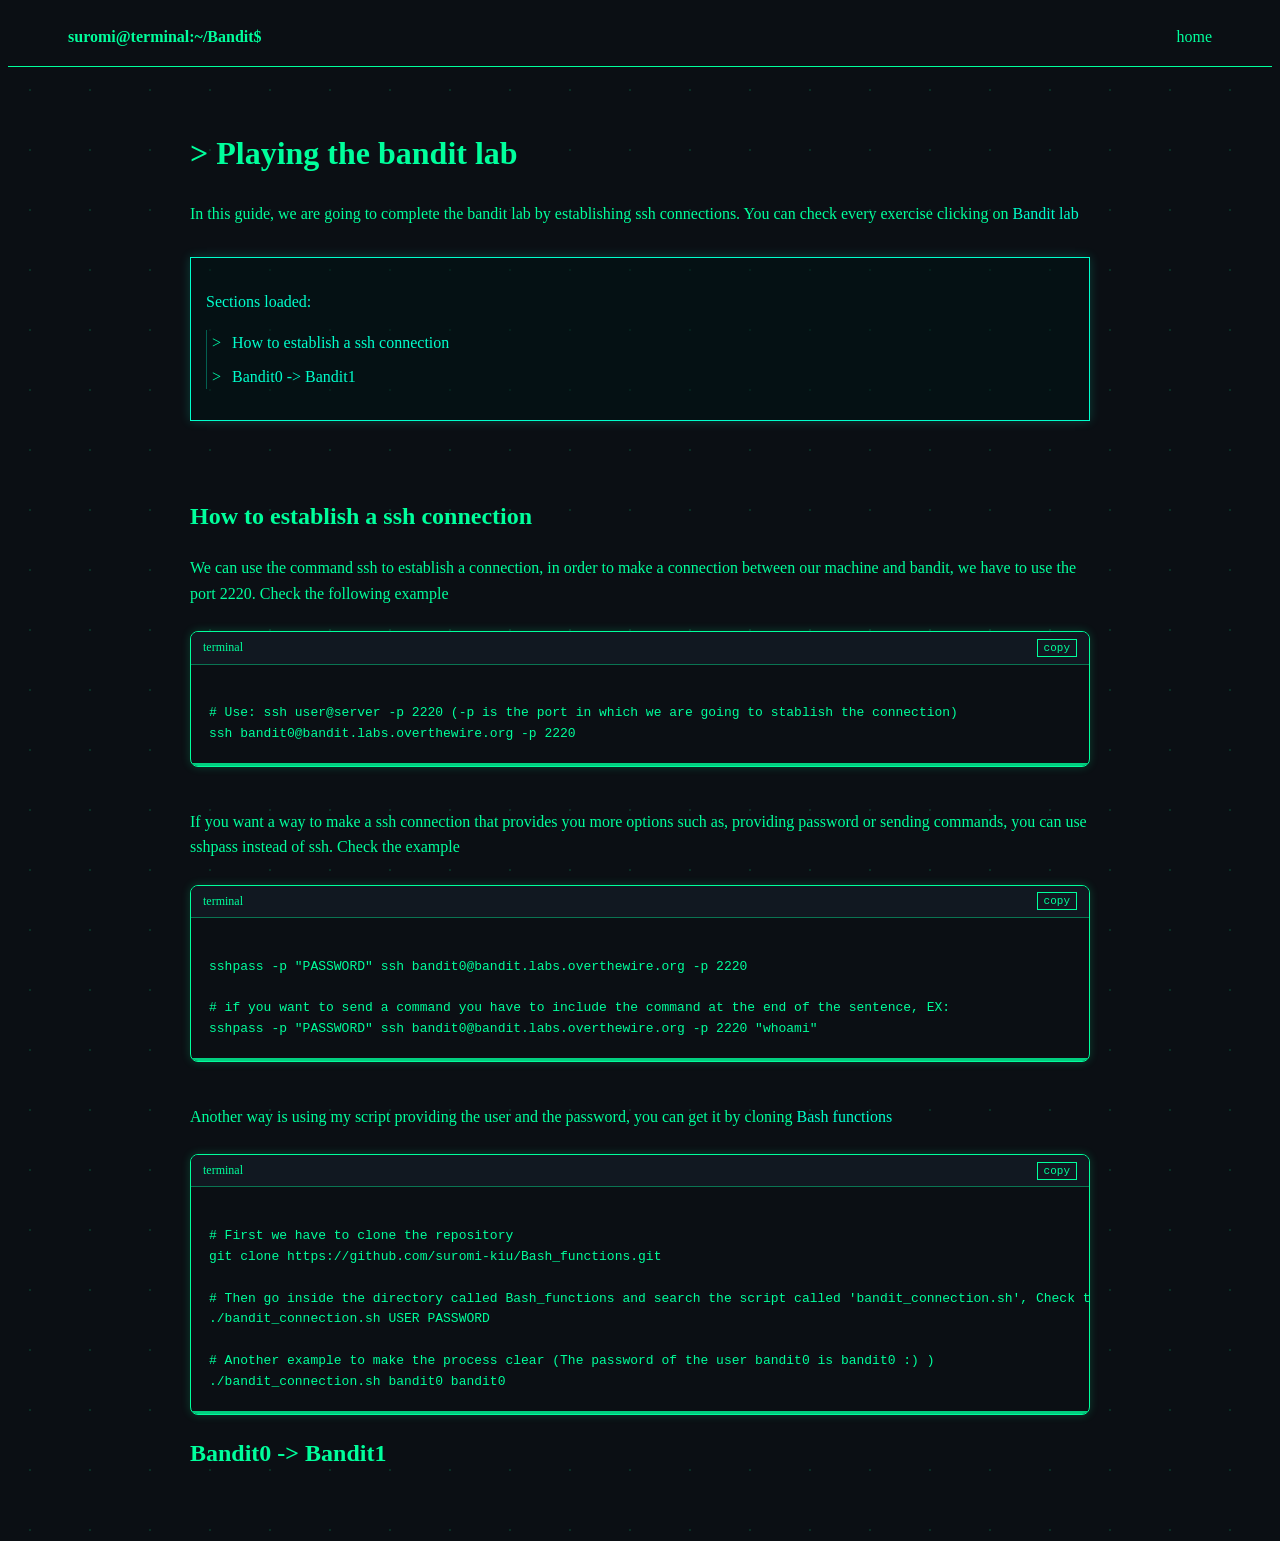
<file: projects/bandit_lab/index.html>
<!DOCTYPE html>
<html>

<head>

<meta charset="UTF-8">
<title>Bandit Lab</title>

<link rel="stylesheet" href="../../files/style.css">

</head>

<body>

<nav class="navbar">

<div class="logo">suromi@terminal:~/Bandit$</div>

<div class="menu">
<a href="../../index.html">home</a>
</div>

</nav>


<div class="project-page">

<h1>> Playing the bandit lab</h1>

<p>
In this guide, we are going to complete the bandit lab by establishing ssh connections. You can check every exercise clicking on <a href="https://overthewire.org/wargames/bandit/">Bandit lab</a>
</p>
<div class="toc">
<p>Sections loaded:</p>
<ul id='toc-list'>
</ul>
</div>

<br>
<h2 id="ssh">How to establish a ssh connection</h2>
<p>We can use the command ssh to establish a connection, in order to make a connection between our machine and bandit, we have to use the port 2220. Check the following example</p>
<div class="terminal-code">
<div class="terminal-header">
<span>terminal</span>
<button class="copy-btn">copy</button>
</div>
<pre><code id="code1">
# Use: ssh user@server -p 2220 (-p is the port in which we are going to stablish the connection)
ssh bandit0@bandit.labs.overthewire.org -p 2220 
</code></pre>
</div>

<br>
<p>If you want a way to make a ssh connection that provides you more options such as, providing password or sending commands, you can use sshpass instead of ssh. Check the example</p>
<div class="terminal-code">
<div class="terminal-header">
<span>terminal</span>
<button class="copy-btn">copy</button>
</div>
<pre><code id="code1">
sshpass -p "PASSWORD" ssh bandit0@bandit.labs.overthewire.org -p 2220 

# if you want to send a command you have to include the command at the end of the sentence, EX:
sshpass -p "PASSWORD" ssh bandit0@bandit.labs.overthewire.org -p 2220 "whoami" 
</code></pre>
</div>

<br>
<p>Another way is using my script providing the user and the password, you can get it by cloning <a href="https://github.com/suromi-kiu/Bash_functions.git">Bash functions</a></p>
<div class="terminal-code">
<div class="terminal-header">
<span>terminal</span>
<button class="copy-btn">copy</button>
</div>
<pre><code id="code1">
# First we have to clone the repository
git clone https://github.com/suromi-kiu/Bash_functions.git

# Then go inside the directory called Bash_functions and search the script called 'bandit_connection.sh', Check the example
./bandit_connection.sh USER PASSWORD

# Another example to make the process clear (The password of the user bandit0 is bandit0 :) )
./bandit_connection.sh bandit0 bandit0
</code></pre>
</div>

<h2 id="bandit1">Bandit0 -> Bandit1</h2>

</div>
<script src="../../files/script.js"></script>
<script src="../../files/sections.js"></script>
</body>
</html>
</file>
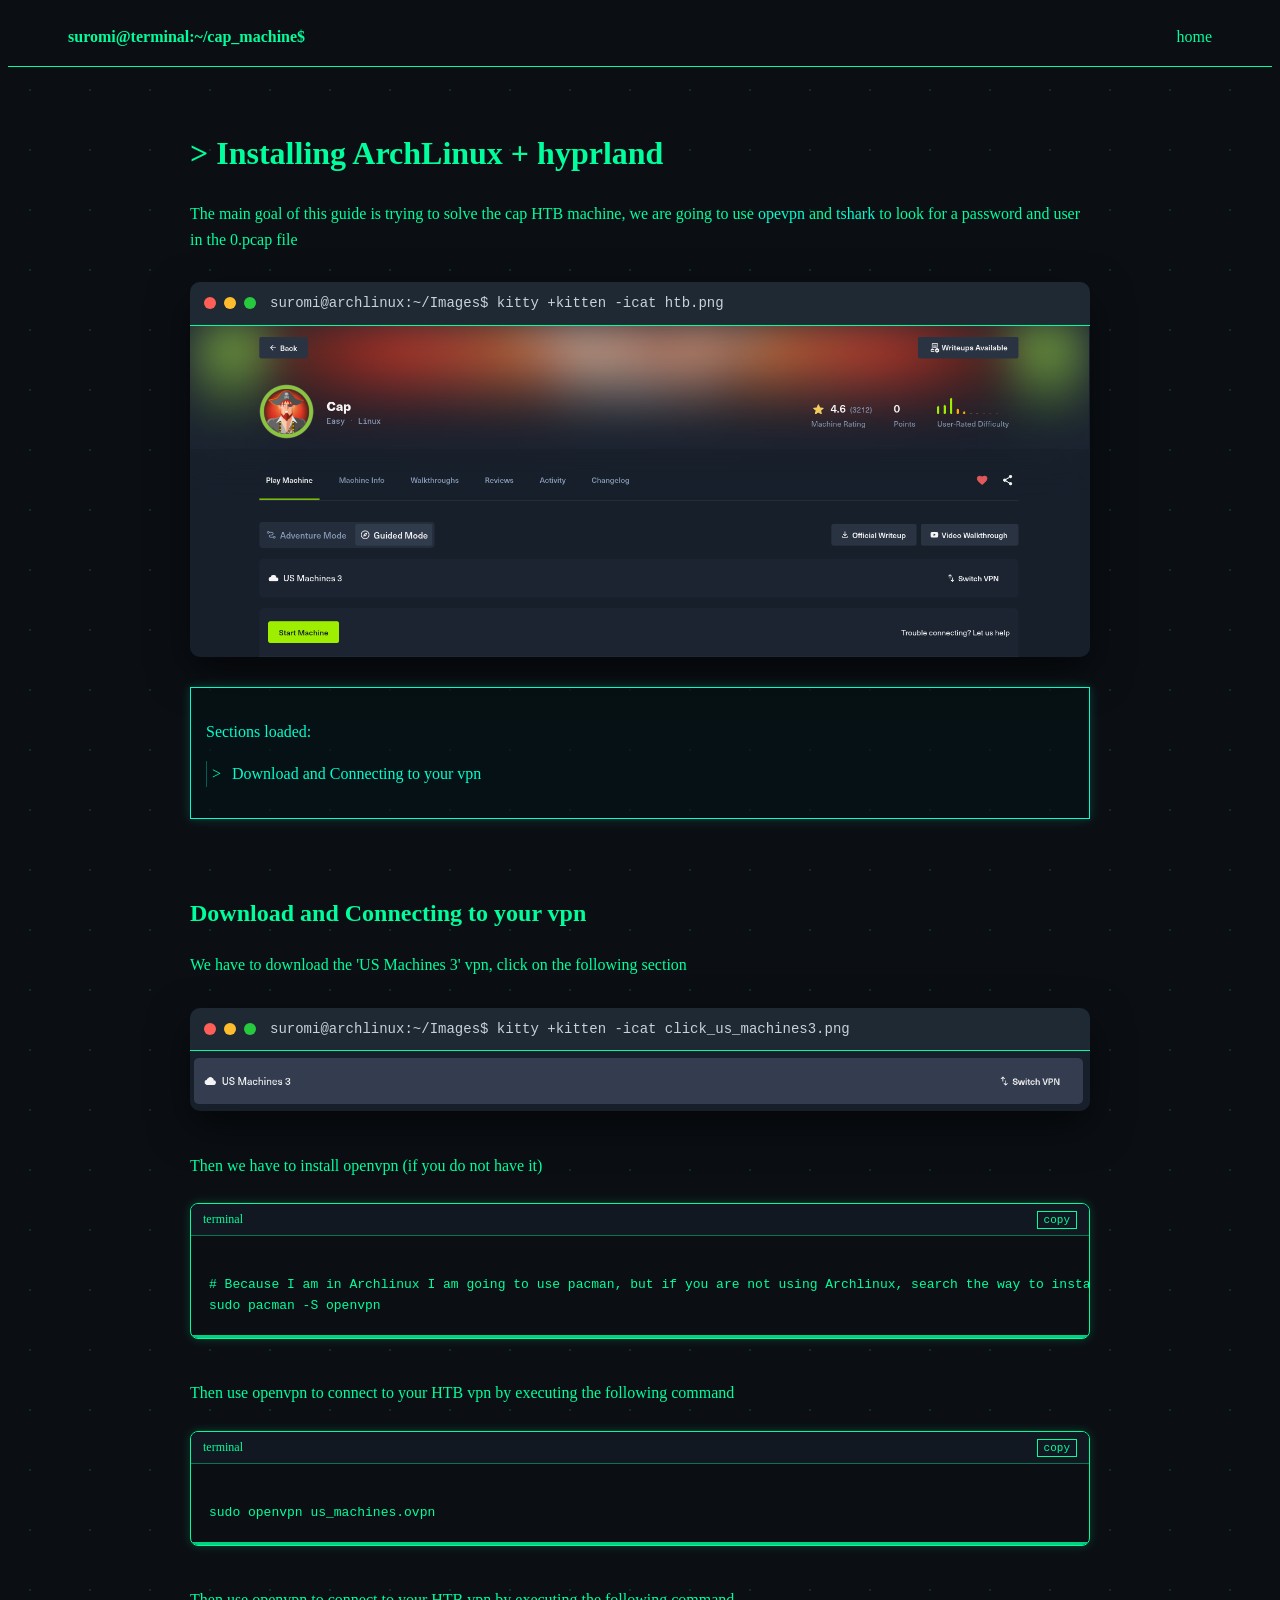
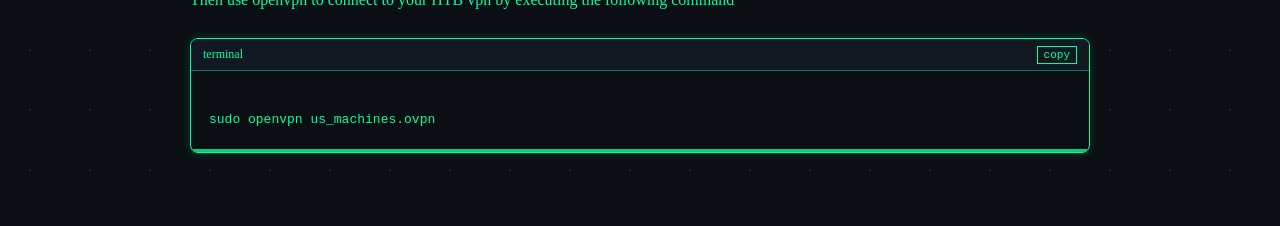
<file: projects/cap_htb_machine/index.html>
<!DOCTYPE html>
<html>

<head>

<meta charset="UTF-8">
<title>Cap HTB Machine</title>
<link rel="stylesheet" href="../../files/style.css">
<link rel="icon" href="../../images/Designer_3.png" type="image/png">

</head>

<body>

<nav class="navbar">

<div class="logo">suromi@terminal:~/cap_machine$</div>

<div class="menu">
<a href="../../index.html">home</a>
</div>
</nav>


<div class="project-page">
<h1>> Installing ArchLinux + hyprland</h1>
<p>
The main goal of this guide is trying to solve the cap HTB machine, we are going to use <a href="https://wiki.archlinux.org/title/OpenVPN">opevpn</a> and <a href="https://www.wireshark.org/docs/man-pages/tshark.html">tshark</a> to look for a password and user in the 0.pcap file
</p>

<div class="preview-block">
<div class="image-window">
<div class="window-bar">
<div class="window-buttons">
<span class="red"></span>
<span class="yellow"></span>
<span class="green"></span>
</div>
<div class="window-title">
suromi@archlinux:~/Images$ kitty +kitten -icat htb.png
</div>
</div>
<img src="images/cap_full_image.png" class="preview-img" onclick="openImage(this)">
</div>
</div>
<div id="image-viewer" onclick="closeImage()">
<img id="fullscreen-img">
</div>

<div class="toc">
<p>Sections loaded:</p>
<ul id='toc-list'>
</ul>
</div>
<br>

<h2 id="First steps">Download and Connecting to your vpn</h2>
<p>
We have to download the 'US Machines 3' vpn, click on the following section 
</p>

<div class="preview-block">
<div class="image-window">
<div class="window-bar">
<div class="window-buttons">
<span class="red"></span>
<span class="yellow"></span>
<span class="green"></span>
</div>
<div class="window-title">
suromi@archlinux:~/Images$ kitty +kitten -icat click_us_machines3.png
</div>
</div>
<img src="images/click_us_machines3.png" class="preview-img" onclick="openImage(this)">
</div>
</div>
<div id="image-viewer" onclick="closeImage()">
<img id="fullscreen-img">
</div>
<br>

<p>Then we have to install openvpn (if you do not have it)</p>
<div class="terminal-code">
<div class="terminal-header">
<span>terminal</span>
<button class="copy-btn">copy</button>
</div>
<pre><code id="code1">
# Because I am in Archlinux I am going to use pacman, but if you are not using Archlinux, search the way to install openvpn for your distribution
sudo pacman -S openvpn
</code></pre>
</div>
<br>

<p>Then use openvpn to connect to your HTB vpn by executing the following command</p>
<div class="terminal-code">
<div class="terminal-header">
<span>terminal</span>
<button class="copy-btn">copy</button>
</div>
<pre><code id="code1">
sudo openvpn us_machines.ovpn
</code></pre>
</div>
<br>

<p>Then use openvpn to connect to your HTB vpn by executing the following command</p>
<div class="terminal-code">
<div class="terminal-header">
<span>terminal</span>
<button class="copy-btn">copy</button>
</div>
<pre><code id="code1">
sudo openvpn us_machines.ovpn
</code></pre>
</div>
<br>

</div>
<script src="../../files/image_clicker.js"></script>
<script src="../../files/copy_button.js"></script>
<script src="../../files/sections.js"></script>

</body>
</html>
</file>
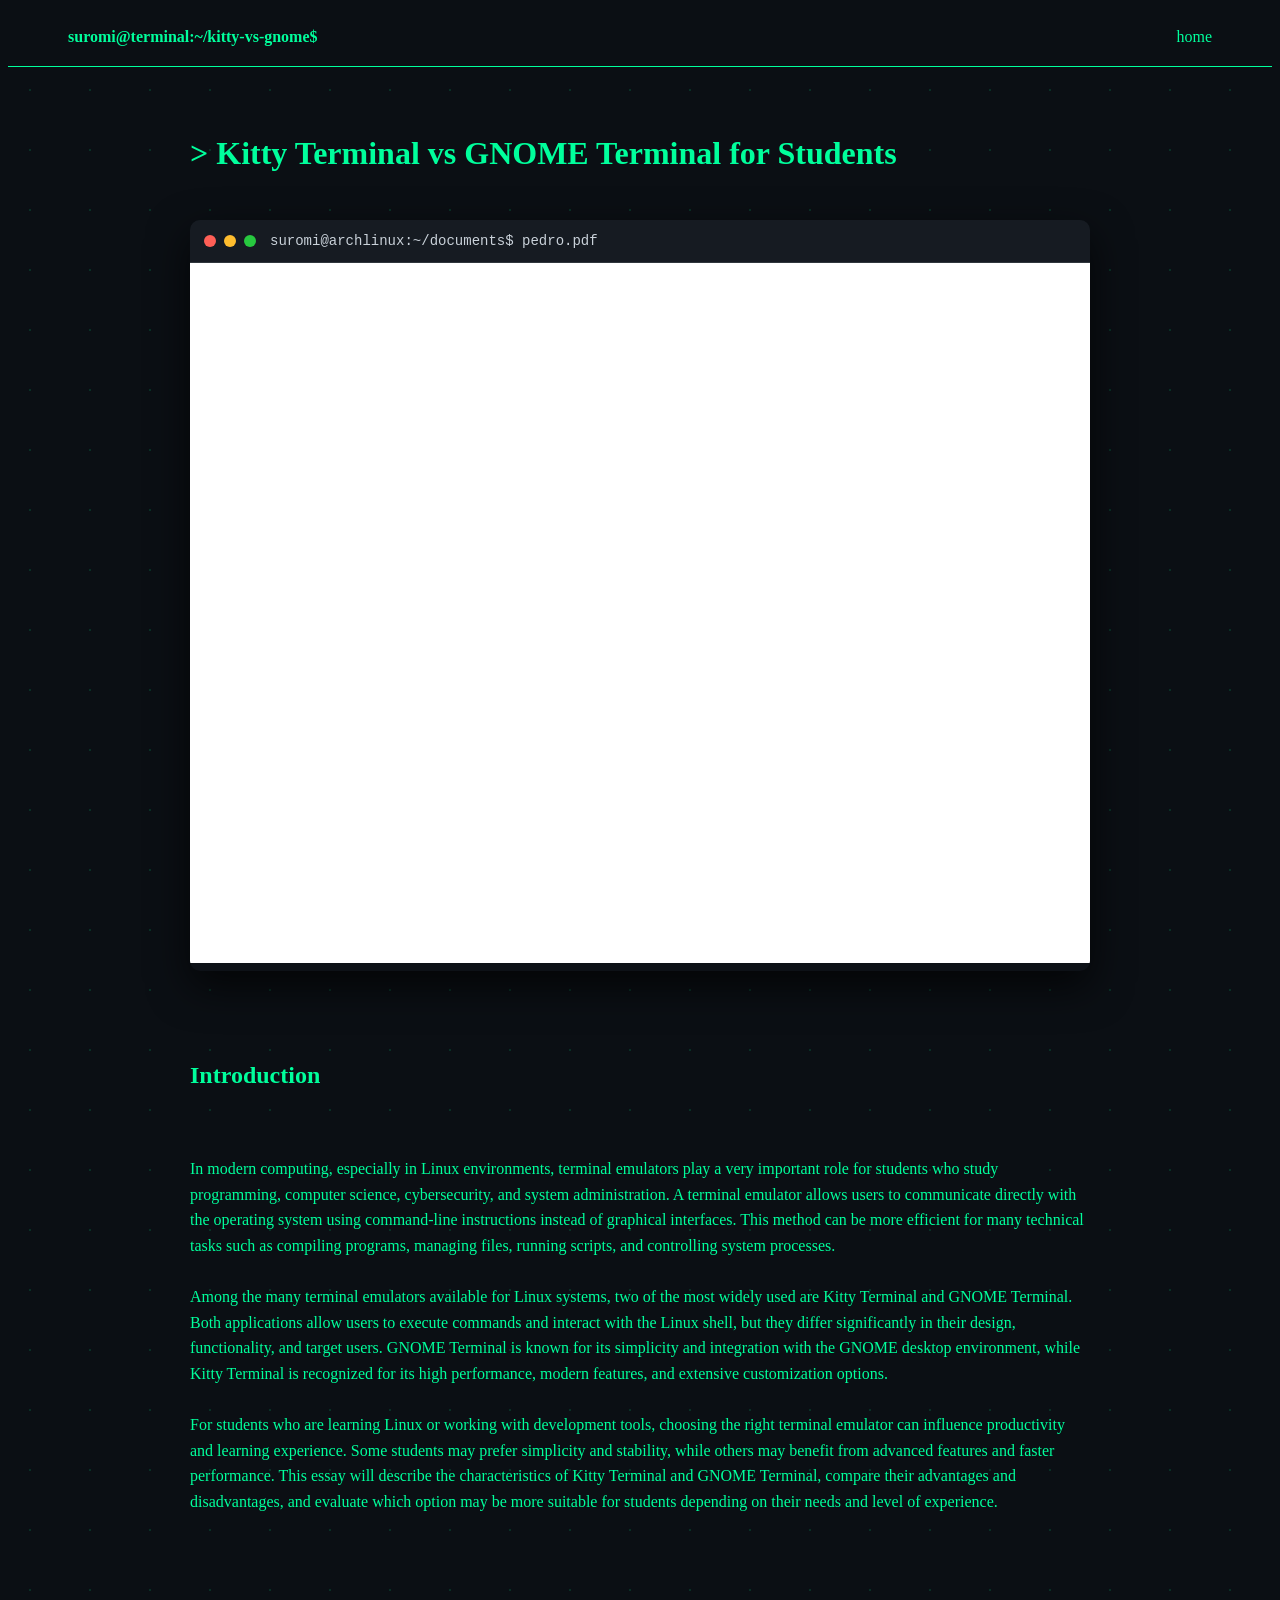
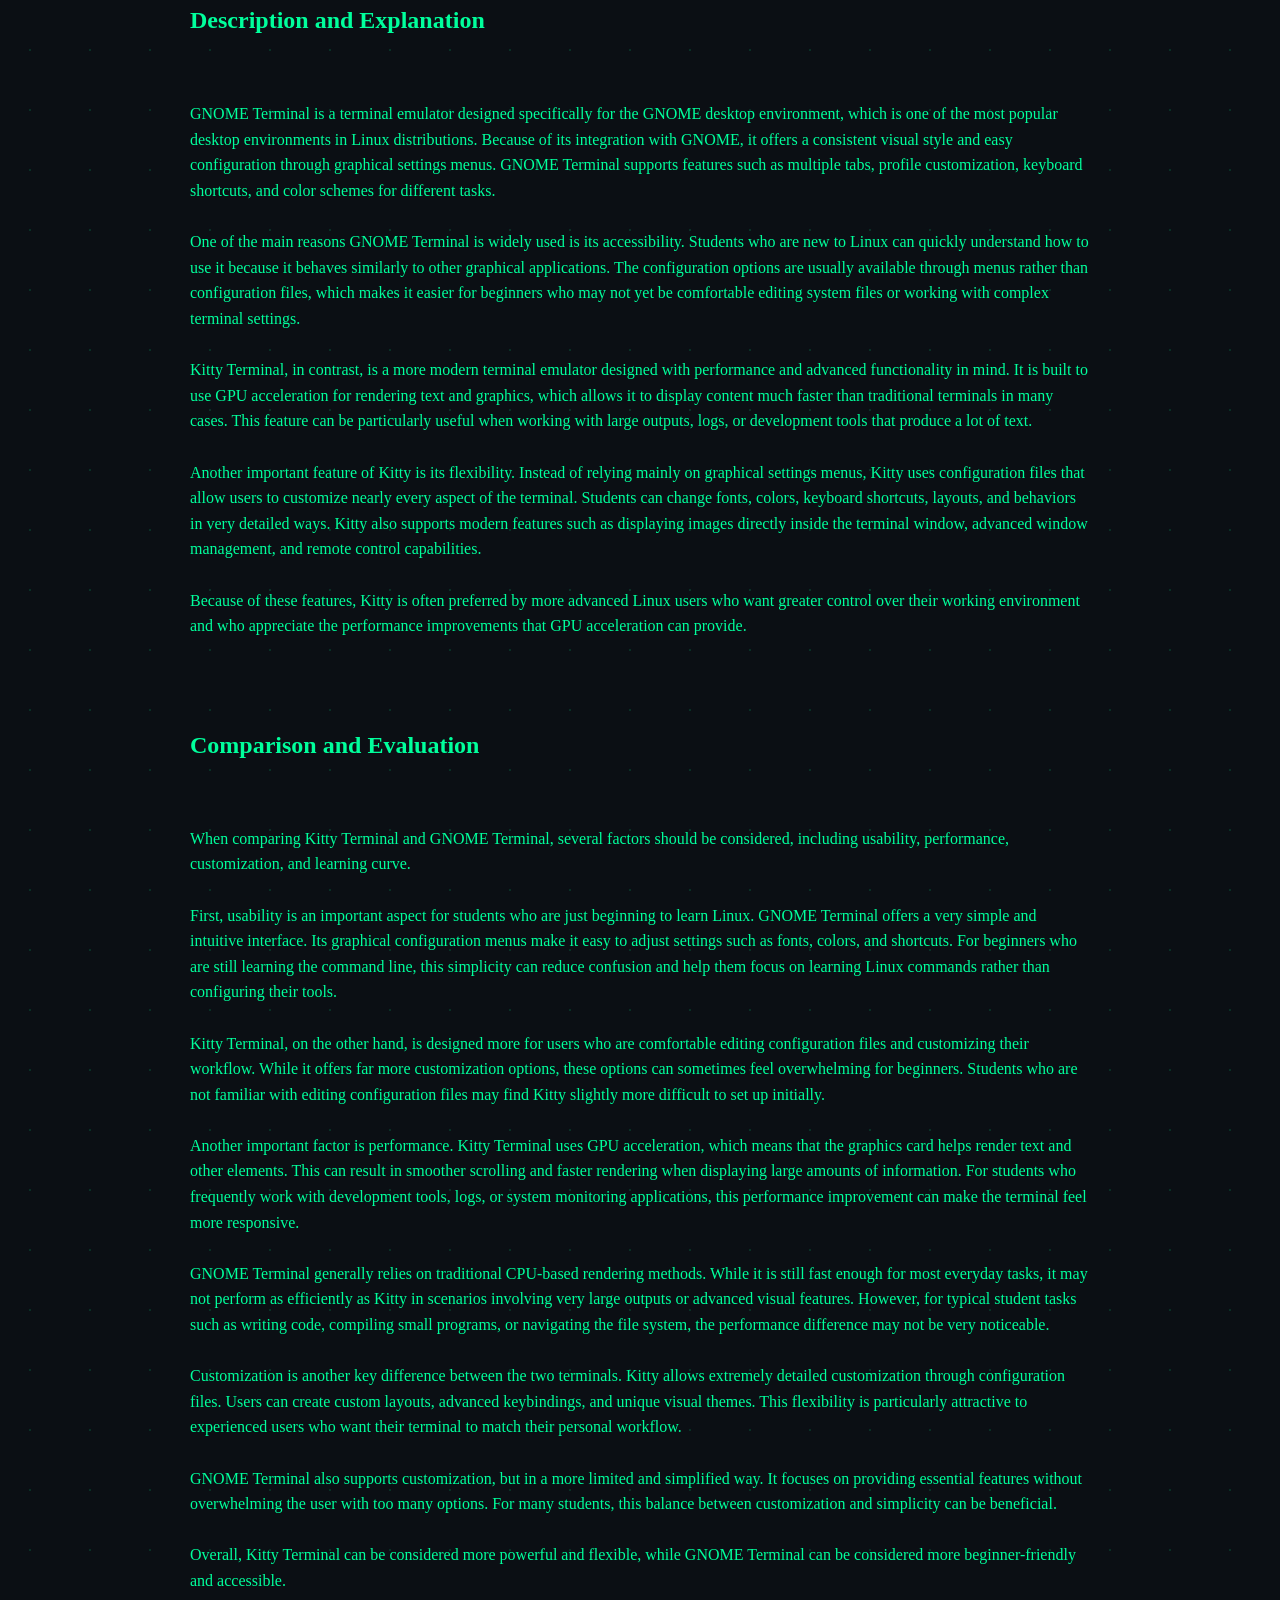
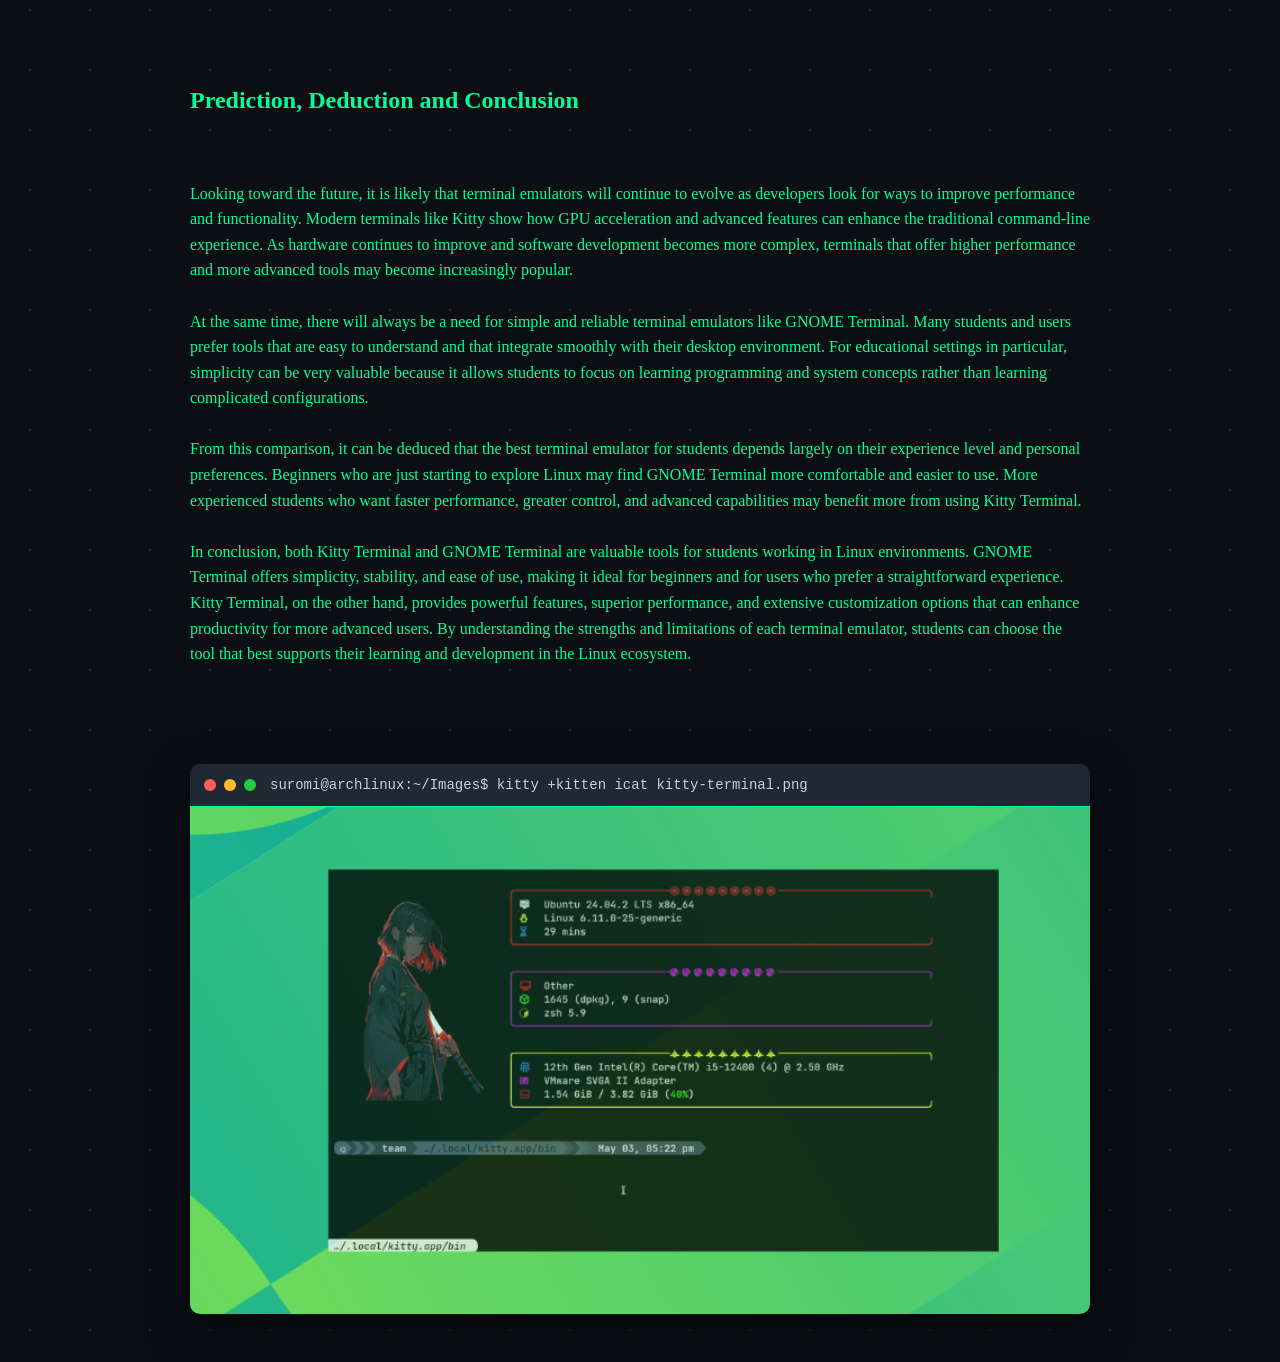
<file: projects/kitty_vs_gnome/index.html>
<!DOCTYPE html>
<html>

<head>

<meta charset="UTF-8">
<title>Kitty vs Gnome</title>

<link rel="stylesheet" href="../../files/style.css">

</head>

<body>

<nav class="navbar">

<div class="logo">suromi@terminal:~/kitty-vs-gnome$</div>

<div class="menu">
<a href="../../index.html">home</a>
</div>

</nav>


<div class="project-page">

<h1>> Kitty Terminal vs GNOME Terminal for Students</h1>

<div class="linux-window">

    <div class="window-header">
        <div class="window-buttons">
            <span class="btn red"></span>
            <span class="btn yellow"></span>
            <span class="btn green"></span>
        </div>

        <div class="window-title">
            suromi@archlinux:~/documents$ pedro.pdf
        </div>
    </div>

    <iframe src="PORTADA_CEI.pdf"></iframe>

</div>

<p>
</p>
<br>
<h2>Introduction</h2>
<br>
<p>
In modern computing, especially in Linux environments, terminal emulators play a very important role for students who study programming, computer science, cybersecurity, and system administration. A terminal emulator allows users to communicate directly with the operating system using command-line instructions instead of graphical interfaces. This method can be more efficient for many technical tasks such as compiling programs, managing files, running scripts, and controlling system processes.
<br><br>
Among the many terminal emulators available for Linux systems, two of the most widely used are Kitty Terminal and GNOME Terminal. Both applications allow users to execute commands and interact with the Linux shell, but they differ significantly in their design, functionality, and target users. GNOME Terminal is known for its simplicity and integration with the GNOME desktop environment, while Kitty Terminal is recognized for its high performance, modern features, and extensive customization options.
<br><br>
For students who are learning Linux or working with development tools, choosing the right terminal emulator can influence productivity and learning experience. Some students may prefer simplicity and stability, while others may benefit from advanced features and faster performance. This essay will describe the characteristics of Kitty Terminal and GNOME Terminal, compare their advantages and disadvantages, and evaluate which option may be more suitable for students depending on their needs and level of experience.
</p>

<br><br>

<h2>Description and Explanation</h2>
<br>
<p>
GNOME Terminal is a terminal emulator designed specifically for the GNOME desktop environment, which is one of the most popular desktop environments in Linux distributions. Because of its integration with GNOME, it offers a consistent visual style and easy configuration through graphical settings menus. GNOME Terminal supports features such as multiple tabs, profile customization, keyboard shortcuts, and color schemes for different tasks.
<br><br>
One of the main reasons GNOME Terminal is widely used is its accessibility. Students who are new to Linux can quickly understand how to use it because it behaves similarly to other graphical applications. The configuration options are usually available through menus rather than configuration files, which makes it easier for beginners who may not yet be comfortable editing system files or working with complex terminal settings.
<br><br>
Kitty Terminal, in contrast, is a more modern terminal emulator designed with performance and advanced functionality in mind. It is built to use GPU acceleration for rendering text and graphics, which allows it to display content much faster than traditional terminals in many cases. This feature can be particularly useful when working with large outputs, logs, or development tools that produce a lot of text.
<br><br>
Another important feature of Kitty is its flexibility. Instead of relying mainly on graphical settings menus, Kitty uses configuration files that allow users to customize nearly every aspect of the terminal. Students can change fonts, colors, keyboard shortcuts, layouts, and behaviors in very detailed ways. Kitty also supports modern features such as displaying images directly inside the terminal window, advanced window management, and remote control capabilities.
<br><br>
Because of these features, Kitty is often preferred by more advanced Linux users who want greater control over their working environment and who appreciate the performance improvements that GPU acceleration can provide. 
</p>
<br><br>
<h2>Comparison and Evaluation</h2>
<br>
<p>
When comparing Kitty Terminal and GNOME Terminal, several factors should be considered, including usability, performance, customization, and learning curve.
<br><br>
First, usability is an important aspect for students who are just beginning to learn Linux. GNOME Terminal offers a very simple and intuitive interface. Its graphical configuration menus make it easy to adjust settings such as fonts, colors, and shortcuts. For beginners who are still learning the command line, this simplicity can reduce confusion and help them focus on learning Linux commands rather than configuring their tools.
<br><br>
Kitty Terminal, on the other hand, is designed more for users who are comfortable editing configuration files and customizing their workflow. While it offers far more customization options, these options can sometimes feel overwhelming for beginners. Students who are not familiar with editing configuration files may find Kitty slightly more difficult to set up initially.
<br><br>
Another important factor is performance. Kitty Terminal uses GPU acceleration, which means that the graphics card helps render text and other elements. This can result in smoother scrolling and faster rendering when displaying large amounts of information. For students who frequently work with development tools, logs, or system monitoring applications, this performance improvement can make the terminal feel more responsive.
<br><br>
GNOME Terminal generally relies on traditional CPU-based rendering methods. While it is still fast enough for most everyday tasks, it may not perform as efficiently as Kitty in scenarios involving very large outputs or advanced visual features. However, for typical student tasks such as writing code, compiling small programs, or navigating the file system, the performance difference may not be very noticeable.
<br><br>
Customization is another key difference between the two terminals. Kitty allows extremely detailed customization through configuration files. Users can create custom layouts, advanced keybindings, and unique visual themes. This flexibility is particularly attractive to experienced users who want their terminal to match their personal workflow.
<br><br>
GNOME Terminal also supports customization, but in a more limited and simplified way. It focuses on providing essential features without overwhelming the user with too many options. For many students, this balance between customization and simplicity can be beneficial.
<br><br>
Overall, Kitty Terminal can be considered more powerful and flexible, while GNOME Terminal can be considered more beginner-friendly and accessible.
</p>
<br><br>
<h2>Prediction, Deduction and Conclusion</h2>
<br>
<p>
Looking toward the future, it is likely that terminal emulators will continue to evolve as developers look for ways to improve performance and functionality. Modern terminals like Kitty show how GPU acceleration and advanced features can enhance the traditional command-line experience. As hardware continues to improve and software development becomes more complex, terminals that offer higher performance and more advanced tools may become increasingly popular.
<br><br>
At the same time, there will always be a need for simple and reliable terminal emulators like GNOME Terminal. Many students and users prefer tools that are easy to understand and that integrate smoothly with their desktop environment. For educational settings in particular, simplicity can be very valuable because it allows students to focus on learning programming and system concepts rather than learning complicated configurations.
<br><br>
From this comparison, it can be deduced that the best terminal emulator for students depends largely on their experience level and personal preferences. Beginners who are just starting to explore Linux may find GNOME Terminal more comfortable and easier to use. More experienced students who want faster performance, greater control, and advanced capabilities may benefit more from using Kitty Terminal.
<br><br>
In conclusion, both Kitty Terminal and GNOME Terminal are valuable tools for students working in Linux environments. GNOME Terminal offers simplicity, stability, and ease of use, making it ideal for beginners and for users who prefer a straightforward experience. Kitty Terminal, on the other hand, provides powerful features, superior performance, and extensive customization options that can enhance productivity for more advanced users. By understanding the strengths and limitations of each terminal emulator, students can choose the tool that best supports their learning and development in the Linux ecosystem.
</p>

<br><br>

<div class="preview-block">
<div class="image-window">
<div class="window-bar">
<div class="window-buttons">
<span class="red"></span>
<span class="yellow"></span>
<span class="green"></span>
</div>
<div class="window-title">
suromi@archlinux:~/Images$ kitty +kitten icat kitty-terminal.png
</div>
</div>
<img src="kitty-terminal.png" class="preview-img" onclick="openImage(this)">
</div>
</div>

<div id="image-viewer" onclick="closeImage()">
<img id="fullscreen-img">
</div>

<script src="../../files/image_clicker.js"></script>
</body>
</html>
</file>
<file: files/style.css>
body {
  color: #00ff9c;
  background-color: #0b0f14;
  background-image:
    radial-gradient(#00ff9c22 1px, transparent 1px);
  background-size: 60px 60px;
  animation: moveStars 60s linear infinite;
}

@keyframes moveStars {
  from { background-position: 0 0; }
  to { background-position: 1000px 1000px; }
}

p,span,li {
  color: #00ff9c;
}

h1. h2. h3, h4{
  color: #00ff9c;
}

a {
  color: #00ffcc;
  text-decoration: none;
  transition: 0.2s;
}

a:hover {
  color: #00ff9c;
  text-shadow: 0 0 8px #00ff9c;
}

.logo{

font-weight:bold;

}

.menu a{

margin-left:25px;

text-decoration:none;

color:#00ff9c;

}

.menu a:hover{

text-shadow:0 0 10px #00ff9c;

}

/* LAYOUT */

.container{

display:flex;

max-width:1400px;

margin:auto;

padding:40px;

}

.profile{

width:120px;

height:120px;

border-radius:50%;

border:2px solid #00ff9c;

box-shadow:0 0 15px #00ff9c;

}

.bio{

margin-top:10px;

opacity:0.8;

}

.social a{

display:block;

margin-top:10px;

color:#00ff9c;

text-decoration:none;

}


/* CONTENT */

.content{

flex:1;

}

.post{

display:block;

border:1px solid #00ff9c;

padding:20px;

margin-top:25px;

background:rgba(0,255,156,0.03);

color:#00ff9c;

text-decoration:none;

transition:0.25s;

cursor:pointer;

}

.post:hover{

box-shadow:
0 0 10px #00ff9c,
0 0 25px #00ff9c;

transform:translateY(-4px);

background:rgba(0,255,156,0.08);

}
.tags span{

border:1px solid #00ff9c;

padding:3px 8px;

margin-right:8px;

font-size:12px;

}


/* CONTENT */

.project-page{
max-width:900px;
margin:auto;
padding:40px;
line-height:1.6;
}

.preview{
width:100%;
margin-top:20px;
border:1px solid #00ff9c;
border-radius:8px;
overflow:hidden;
box-shadow:0 10px 30px rgba(0,0,0,0.6);
}

.github-btn{
display:inline-block;
margin-top:20px;
padding:10px 18px;
border:1px solid #00ff9c;
color:#00ff9c;
text-decoration:none;
border-radius:6px;
transition:all 0.25s ease;
}

.github-btn:hover{

background:#00ff9c;
color:black;
box-shadow: 0 0 10px #00ff9c;

}


/* -----------------copy button and code blocks modded 9/04/2024----------------- */

.terminal-code{
  background:#0b0f14;
  border:1px solid #00ff9c;
  border-radius:8px;
  margin-top:25px;
  overflow:hidden;
  box-shadow: 0 0 10px rgba(0,255,156,0.2);
}

/* minimalist bar */
.terminal-code::after{
  content:"";
  display:block;
  height:3px; /* thin bar */
  background:#00ff9c;
  opacity:0.8;
}

.terminal-header{
  display:flex;
  justify-content:space-between;
  align-items:center;
  background:#111821;
  padding:6px 12px;
  font-size:12px;
  border-bottom:1px solid rgba(0,255,156,0.4);
}

.copy-btn{
  background:transparent;
  border:1px solid #00ff9c;
  color:#00ff9c;
  padding:2px 6px;
  font-size:11px;
  cursor:pointer;
  font-family:monospace;
}

.copy-btn:hover{
  background:#00ff9c;
  color:black;
}

.terminal-code pre{
  margin:0;
  padding:18px;
  color:#00ff9c;
  font-family:monospace;
  overflow-x:auto;
}

/* ========================= */
/* SCROLLBAR TERMINAL */
/* ========================= */

.terminal-code pre::-webkit-scrollbar {
  height: 6px; /* 👈 más pequeña */
}

.terminal-code pre::-webkit-scrollbar-track {
  background: transparent;
}

.terminal-code pre::-webkit-scrollbar-thumb {
  background: #00ff9c;
  border-radius: 10px;
  box-shadow: 0 0 8px #00ff9c;
}

.terminal-code pre::-webkit-scrollbar-thumb:hover {
  box-shadow: 0 0 15px #00ff9c;
}

/* -------------PDF Viewer Style----------------*/

.linux-window{
    width:100%;
    max-width:1000px;
    margin:40px auto;
    border-radius:10px;
    overflow:hidden;
    box-shadow:0 15px 40px rgba(0,0,0,0.7);
    background:#0d1117;
}

/* header bar */

.window-header{
    display:flex;
    align-items:center;
    padding:10px 14px;
    background:#161b22;
    border-bottom:1px solid #30363d;
    font-family:monospace;
}

/* buttons */

.window-buttons{
    display:flex;
    gap:8px;
    margin-right:15px;
}

.btn{
    width:12px;
    height:12px;
    border-radius:50%;
}

.red{
    background:#ff5f56;
}

.yellow{
    background:#ffbd2e;
}

.green{
    background:#27c93f;
}

/* title */

.window-title{
    color:#8b949e;
    font-size:14px;
}

/* iframe */

.linux-window iframe{
    width:100%;
    height:700px;
    border:none;
    background:white;
}

.linux-window{
    transition:transform 0.2s ease;
}

.linux-window:hover{
    transform:translateY(-4px);
}

/*-----------------Image Style-------------------*/

/* container */

.preview-block{
    margin-top:30px;
}

/* linux window */

.image-window{
    border-radius:10px;
    overflow:hidden;
    box-shadow:0 15px 40px rgba(0,0,0,0.6);
}

/* top bar */

.window-bar{
    display:flex;
    align-items:center;
    background:#1f2933;
    padding:10px 14px;
    font-family:monospace;
}

/* buttons */

.window-buttons{
    display:flex;
    gap:8px;
    margin-right:14px;
}

.window-buttons span{
    width:12px;
    height:12px;
    border-radius:50%;
    display:inline-block;
}

.red{ background:#ff5f56; }
.yellow{ background:#ffbd2e; }
.green{ background:#27c93f; }

/* title */

.window-title{
    color:#c9d1d9;
    font-size:14px;
}

/* image preview */

.preview-img{
    width:100%;
    display:block;
    border-top:1px solid #00ff9c;
    cursor:pointer;
    transition:transform 0.25s ease, box-shadow 0.25s ease;
}

.preview-img:hover{
    transform:scale(1.02);
    box-shadow:0 10px 30px rgba(0,255,156,0.2);
}

/* fullscreen viewer */

#image-viewer{
    position:fixed;
    top:0;
    left:0;
    width:100%;
    height:100%;
    background:rgba(0,0,0,0.9);
    display:none;
    justify-content:center;
    align-items:center;
    z-index:999;
}

#fullscreen-img{
    max-width:90%;
    max-height:90%;
    border:2px solid #00ff9c;
    border-radius:10px;
}

/* Table Style */

.hacker-table{
    margin: 40px auto;
    border-collapse: collapse;
    width: 70%;
    box-shadow: 0 0 15px #00ff00;
}

.hacker-table th,
.hacker-table td{
    border: 1px solid #00ff00;
    padding: 12px;
}

.hacker-table th{
    background: #001100;
    text-shadow: 0 0 5px #00ff00;
}

.hacker-table tr:nth-child(even){
    background: #000d00;
}

.hacker-table tr:hover{
    background: #003300;
    box-shadow: 0 0 10px #00ff00 inset;
}


/* -------------------- Projects index Sections -------------------- */
.toc {
  border: 1px solid #00ffcc;
  padding: 15px;
  margin: 30px 0;
  background-color: rgba(0, 20, 20, 0.5);
  box-shadow: 0 0 10px #00ffcc33;
}

.toc p {
  margin-bottom: 10px;
  color: #00ffcc;
}

/* estructura tipo árbol */
.toc ul {
  list-style: none;
  padding-left: 15px;
  border-left: 1px solid #00ffcc55;
}

/* separación + posicion para el ">" */
.toc li {
  margin: 8px 0;
  position: relative;
  padding-left: 10px;
}

/* símbolo tipo terminal */
.toc li::before {
  content: ">";
  position: absolute;
  left: -10px;
  color: #00ffaa;
}

/* links */
.toc a {
  color: #00ffcc;
  text-decoration: none;
  transition: all 0.2s ease;
}

/* hover con glow + glitch leve */
.toc a:hover {
  text-shadow: 0 0 5px #00ffcc;
  animation: glitch 0.3s infinite;
}

/* sección activa */
.toc a.active {
  background-color: #00ffcc;
  color: black;
  padding: 2px 6px;
}

/* soft glitch */
@keyframes glitch {
  0% {
    text-shadow: 0 0 5px #00ffcc;
  }
  25% {
    text-shadow: 1px 0 #00ffcc, -1px 0 #00ffaa;
  }
  50% {
    text-shadow: -1px 0 #00ffcc, 1px 0 #00ffaa;
  }
  75% {
    text-shadow: 1px 0 #00ffaa, -1px 0 #00ffcc;
  }
  100% {
    text-shadow: 0 0 5px #00ffcc;
  }
}

/* -------------------- added 09/04/2026 -------------------- */
/* ========================= */
/* SEARCH SYSTEM */
/* ========================= */

#searchBtn {
  background: transparent;
  border: 1px solid #00ff9c;
  color: #00ff9c;
  padding: 5px 12px;
  cursor: pointer;
  font-family: monospace;
  transition: 0.2s;
}

#searchBtn:hover {
  box-shadow: 0 0 10px #00ff9c;
  text-shadow: 0 0 5px #00ff9c;
}

/* panel */
.search-panel {
  border-bottom: 1px solid #00ff9c;
  padding: 15px 60px;
  background: rgba(0, 15, 15, 0.9);
  animation: fadeIn 0.25s ease;
}

/* hide */
.hidden {
  display: none;
}

/* input */
#searchInput {
  width: 100%;
  padding: 10px;
  background: #0b0f14;
  border: 1px solid #00ff9c;
  color: #00ff9c;
  margin-bottom: 10px;
  font-family: monospace;
}

#searchInput:focus {
  outline: none;
  box-shadow: 0 0 10px #00ff9c;
}

/* ========================= */
/* TAG FILTERS */
/* ========================= */

.tag-filters {
  display: flex;
  flex-wrap: wrap;
}

.tag-filters span {
  border: 1px solid #00ff9c;
  padding: 4px 10px;
  margin: 5px;
  font-size: 12px;
  cursor: pointer;
  transition: 0.2s;
}

.tag-filters span:hover {
  background: #00ff9c;
  color: black;
  box-shadow: 0 0 10px #00ff9c;
}

.tag-filters span.active {
  background: #00ff9c;
  color: black;
  box-shadow: 0 0 15px #00ff9c;
}

/* ========================= */
/* PAGINATION */
/* ========================= */

#pagination {
  text-align: center;
  margin: 40px 0;
}

#pagination button {
  margin: 5px;
  padding: 6px 12px;
  background: transparent;
  border: 1px solid #00ff9c;
  color: #00ff9c;
  cursor: pointer;
  transition: 0.2s;
}

#pagination button:hover {
  box-shadow: 0 0 10px #00ff9c;
}

#pagination button.active {
  background: #00ff9c;
  color: black;
  box-shadow: 0 0 10px #00ff9c;
}

/* ========================= */
/* STICKY ELEMENTS */
/* ========================= */

.navbar, .logo, .menu a {
  color: #00ff9c;
}

.navbar {
  display:flex;
  justify-content:space-between;
  align-items:center;

  padding:20px 60px;

  border-bottom:1px solid #00ff9c;
  background:#0b0f14;

  position:sticky;
  top:0;
  z-index:1000;
}

.sidebar {
  width:260px;
  margin-right:40px;

  position:sticky;
  top:100px;
}

/* ========================= */
/* SCROLLBAR */
/* ========================= */

::-webkit-scrollbar {
  width: 10px;
}

::-webkit-scrollbar-track {
  background: #0b0f14;
}

::-webkit-scrollbar-thumb {
  background: #00ff9c;
  border-radius: 6px;
  box-shadow: 0 0 10px #00ff9c;
}

::-webkit-scrollbar-thumb:hover {
  box-shadow: 0 0 20px #00ff9c;
}

/* ========================= */
/* SOFT ANIMATION */
/* ========================= */

@keyframes fadeIn {
  from {
    opacity: 0;
    transform: translateY(-5px);
  }
  to {
    opacity: 1;
    transform: translateY(0);
  }
}

/* ========================= */
/* GLITCHED TAGS */
/* ========================= */
.tags span.highlight {
  background: #00ff9c;
  color: black;
  animation: glowBlink 0.8s infinite alternate;
}
/* animation */
@keyframes glowBlink {
  0% {
    box-shadow: 0 0 5px #00ff9c;
  }
  100% {
    box-shadow: 0 0 20px #00ff9c;
  }
}
</file>
